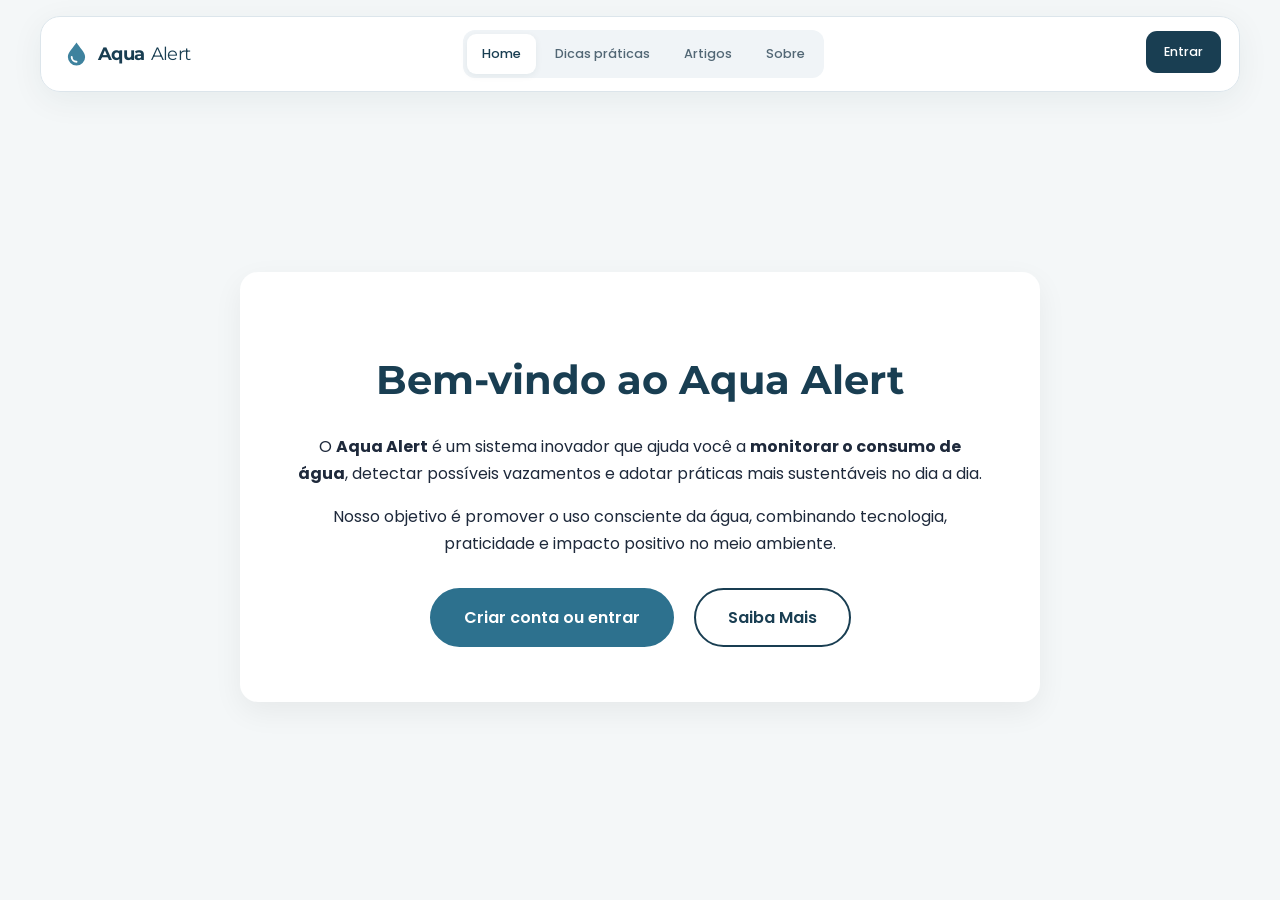
<file: docs/index.html>
<!doctype html>
<html lang="pt-BR"><head><meta charset="utf-8"><script src="theme-init.js"></script><meta name="viewport" content="width=device-width,initial-scale=1"><title>Aqua Alert</title><link rel="preconnect" href="https://fonts.googleapis.com"><link rel="preconnect" href="https://fonts.gstatic.com" crossorigin><link href="https://fonts.googleapis.com/css2?family=Montserrat:wght@400;500;600;700&family=Poppins:wght@300;400;500;600&display=swap" rel="stylesheet"><link rel="stylesheet" href="site.css"><link rel="stylesheet" href="account.css?v=1"><link rel="stylesheet" href="themes.css?v=1"><script src="account.js?v=1" defer></script><script src="app.js" defer></script></head>
<body><nav class="navbar" aria-label="Navegação principal"><div class="nav-container"><div class="logo"><a href="index.html" aria-label="Aqua Alert — início"><svg viewBox="0 0 24 28" aria-hidden="true"><path d="M12 2C9 7 3 12 3 17a9 9 0 0 0 18 0C21 12 15 7 12 2Z" fill="currentColor"/><path d="M7 17a5 5 0 0 0 5 5" fill="none" stroke="white" stroke-width="2" stroke-linecap="round"/></svg>Aqua<span>Alert</span></a></div><div class="nav-links"><a href="index.html" aria-current="page">Home</a><a href="dicas.html">Dicas práticas</a><a href="artigos.html">Artigos</a><a href="sobre.html">Sobre</a></div><div class="nav-cta"><a href="auth.html">Entrar <svg class="arrow-icon" viewBox="0 0 24 24" width="18" height="18" aria-hidden="true"><path d="M6 18 18 6M6 6h12v12" fill="none" stroke="currentColor" stroke-width="1.6" stroke-linecap="round" stroke-linejoin="round"/></svg></a></div></div></nav><main class="page welcome-container"><div class="welcome-box"><h1>Bem-vindo ao Aqua Alert</h1><p>O <strong>Aqua Alert</strong> é um sistema inovador que ajuda você a <strong>monitorar o consumo de água</strong>, detectar possíveis vazamentos e adotar práticas mais sustentáveis no dia a dia.</p><p>Nosso objetivo é promover o uso consciente da água, combinando tecnologia, praticidade e impacto positivo no meio ambiente.</p><div class="cta-buttons"><a class="button primary" href="auth.html">Criar conta ou entrar</a><a class="button" href="sobre.html">Saiba Mais</a></div></div></main></body></html>
</file>
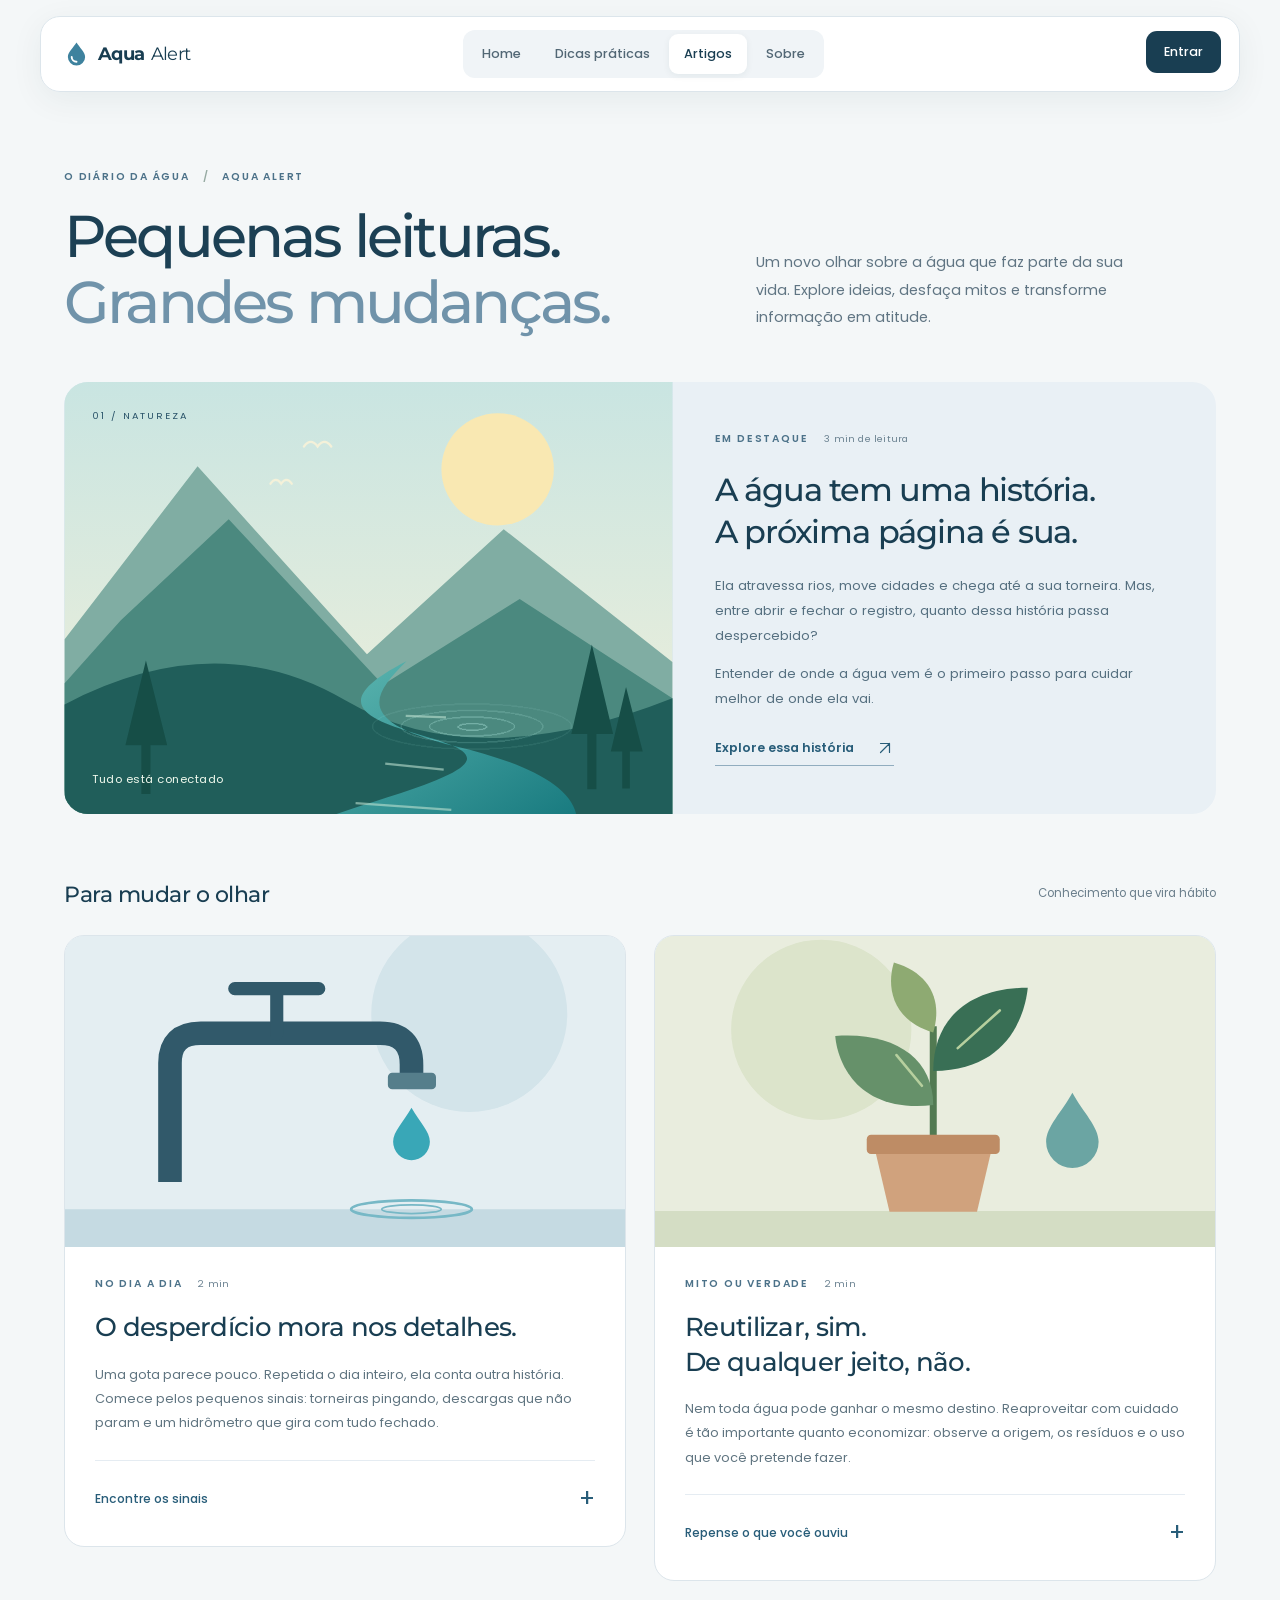
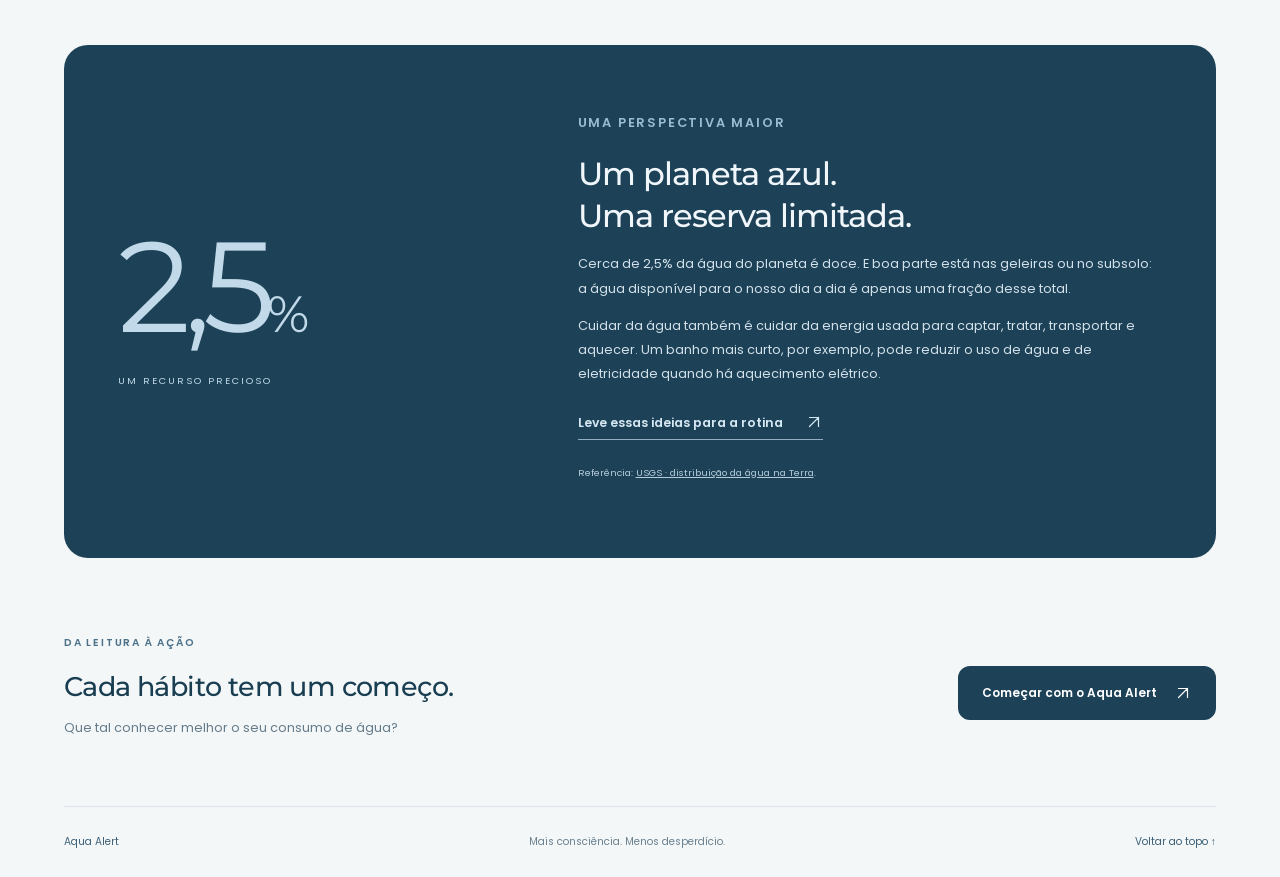
<file: docs/artigos.html>
<!doctype html><html lang="pt-BR"><head><meta charset="utf-8"><script src="theme-init.js"></script><meta name="viewport" content="width=device-width,initial-scale=1"><title>Artigos | Aqua Alert</title><link rel="preconnect" href="https://fonts.googleapis.com"><link rel="preconnect" href="https://fonts.gstatic.com" crossorigin><link href="https://fonts.googleapis.com/css2?family=Montserrat:wght@400;500;600;700&family=Poppins:wght@300;400;500;600&display=swap" rel="stylesheet"><link rel="stylesheet" href="site.css"><link rel="stylesheet" href="artigos.css"><script src="artigos.js" defer></script><link rel="stylesheet" href="account.css?v=1"><link rel="stylesheet" href="themes.css?v=1"><script src="account.js?v=1" defer></script></head><body id="top"><nav class="navbar" aria-label="Navegação principal"><div class="nav-container"><div class="logo"><a href="index.html" aria-label="Aqua Alert — início"><svg viewBox="0 0 24 28" aria-hidden="true"><path d="M12 2C9 7 3 12 3 17a9 9 0 0 0 18 0C21 12 15 7 12 2Z" fill="currentColor"/><path d="M7 17a5 5 0 0 0 5 5" fill="none" stroke="white" stroke-width="2" stroke-linecap="round"/></svg>Aqua<span>Alert</span></a></div><div class="nav-links"><a href="index.html">Home</a><a href="dicas.html">Dicas práticas</a><a href="artigos.html" aria-current="page">Artigos</a><a href="sobre.html">Sobre</a></div><div class="nav-cta"><a href="auth.html">Entrar <svg class="arrow-icon" viewBox="0 0 24 24" width="18" height="18" aria-hidden="true"><path d="M6 18 18 6M6 6h12v12" fill="none" stroke="currentColor" stroke-width="1.6" stroke-linecap="round" stroke-linejoin="round"/></svg></a></div></div></nav><main class="page journal">
<header class="journal-heading"><div><p class="eyebrow">O diário da água <span aria-hidden="true">/</span> Aqua Alert</p><h1>Pequenas leituras.<br><span>Grandes mudanças.</span></h1></div><p>Um novo olhar sobre a água que faz parte da sua vida. Explore ideias, desfaça mitos e transforme informação em atitude.</p></header>
<section aria-labelledby="featured-title" class="featured-story">
<div class="story-visual hero-visual" tabindex="0" aria-label="Ilustração animada do ciclo da água. Passe o mouse ou use o foco do teclado para movimentar a paisagem."><img src="assets/editorial/ciclo.svg" width="800" height="650" alt="Paisagem ilustrada com rio, montanhas e sol refletido na água"><img class="ripple-motion" data-motion="assets/editorial/ondas.gif" src="assets/editorial/ondas-paradas.png" width="400" height="180" alt=""><span class="visual-note">Tudo está conectado</span><span class="visual-index" aria-hidden="true">01 / NATUREZA</span></div>
<div class="featured-copy"><p class="eyebrow">Em destaque <span class="reading-time">3 min de leitura</span></p><h2 id="featured-title">A água tem uma história.<br>A próxima página é sua.</h2><p>Ela atravessa rios, move cidades e chega até a sua torneira. Mas, entre abrir e fechar o registro, quanto dessa história passa despercebido?</p><p>Entender de onde a água vem é o primeiro passo para cuidar melhor de onde ela vai.</p><a class="text-link" href="#valor-da-agua">Explore essa história <svg class="arrow-icon" viewBox="0 0 24 24" width="18" height="18" aria-hidden="true"><path d="M6 18 18 6M6 6h12v12" fill="none" stroke="currentColor" stroke-width="1.6" stroke-linecap="round" stroke-linejoin="round"/></svg></a></div></section>
<div class="journal-toolbar"><h2>Para mudar o olhar</h2><span>Conhecimento que vira hábito</span></div>
<section class="stories-grid" aria-label="Artigos sobre consumo consciente">
<article class="story-card" id="desperdicio"><div class="story-visual"><img loading="lazy" src="assets/editorial/torneira.svg" width="640" height="400" alt="Torneira ilustrada e uma gota sobre a superfície da água"></div><div class="story-body"><p class="eyebrow">No dia a dia <span class="reading-time">2 min</span></p><h2>O desperdício mora nos detalhes.</h2><p>Uma gota parece pouco. Repetida o dia inteiro, ela conta outra história. Comece pelos pequenos sinais: torneiras pingando, descargas que não param e um hidrômetro que gira com tudo fechado.</p><details><summary>Encontre os sinais <span aria-hidden="true">+</span></summary><div class="article-expanded"><p><strong>Faça uma pausa e observe.</strong> Feche torneiras e desligue os aparelhos que usam água. Se o hidrômetro continuar marcando consumo, investigue um possível vazamento.</p><p>No quintal, troque a mangueira pela vassoura na limpeza a seco. Na lavagem do carro, prefira balde e pano. O hábito muda antes mesmo de a conta chegar.</p><p class="takeaway">Seu próximo passo: escolha uma torneira para verificar hoje.</p></div></details></div></article>
<article class="story-card" id="mitos"><div class="story-visual"><img loading="lazy" src="assets/editorial/planta.svg" width="640" height="400" alt="Folhas verdes crescendo em um vaso ao lado de uma gota de água"></div><div class="story-body"><p class="eyebrow">Mito ou verdade <span class="reading-time">2 min</span></p><h2>Reutilizar, sim.<br>De qualquer jeito, não.</h2><p>Nem toda água pode ganhar o mesmo destino. Reaproveitar com cuidado é tão importante quanto economizar: observe a origem, os resíduos e o uso que você pretende fazer.</p><details><summary>Repense o que você ouviu <span aria-hidden="true">+</span></summary><div class="article-expanded"><h3>“Se ferver, serve para tudo.”</h3><p>Ferver não remove todos os contaminantes químicos. Não transforme água de origem incerta em água para beber ou cozinhar.</p><h3>“Qualquer água serve para as plantas.”</h3><p>Água com sal, gordura ou produtos de limpeza pode prejudicar o solo e as plantas. A água limpa usada para lavar vegetais pode ser uma alternativa para regar.</p><h3>“Minha atitude não faz diferença.”</h3><p>Faz parte de uma mudança coletiva. Evitar desperdício em casa complementa o trabalho de empresas e do poder público.</p></div></details></div></article>
</section>
<article id="valor-da-agua" class="water-story"><div class="water-number" aria-hidden="true">2,5<span>%</span><span class="number-caption">um recurso precioso</span></div><div><p class="eyebrow">Uma perspectiva maior</p><h2>Um planeta azul.<br>Uma reserva limitada.</h2><p>Cerca de 2,5% da água do planeta é doce. E boa parte está nas geleiras ou no subsolo: a água disponível para o nosso dia a dia é apenas uma fração desse total.</p><p>Cuidar da água também é cuidar da energia usada para captar, tratar, transportar e aquecer. Um banho mais curto, por exemplo, pode reduzir o uso de água e de eletricidade quando há aquecimento elétrico.</p><a class="text-link" href="dicas.html">Leve essas ideias para a rotina <svg class="arrow-icon" viewBox="0 0 24 24" width="18" height="18" aria-hidden="true"><path d="M6 18 18 6M6 6h12v12" fill="none" stroke="currentColor" stroke-width="1.6" stroke-linecap="round" stroke-linejoin="round"/></svg></a><p class="source-note">Referência: <a href="https://www.usgs.gov/special-topics/water-science-school/science/where-earths-water" target="_blank" rel="noopener noreferrer">USGS · distribuição da água na Terra</a>.</p></div></article>
<aside class="journal-end"><div><p class="eyebrow">Da leitura à ação</p><h2>Cada hábito tem um começo.</h2><p>Que tal conhecer melhor o seu consumo de água?</p></div><a class="button primary" href="auth.html">Começar com o Aqua Alert <svg class="arrow-icon" viewBox="0 0 24 24" width="18" height="18" aria-hidden="true"><path d="M6 18 18 6M6 6h12v12" fill="none" stroke="currentColor" stroke-width="1.6" stroke-linecap="round" stroke-linejoin="round"/></svg></a></aside>
</main><footer class="journal-footer"><a href="index.html">Aqua Alert</a><span>Mais consciência. Menos desperdício.</span><a href="#top">Voltar ao topo ↑</a></footer></body></html>
</file>
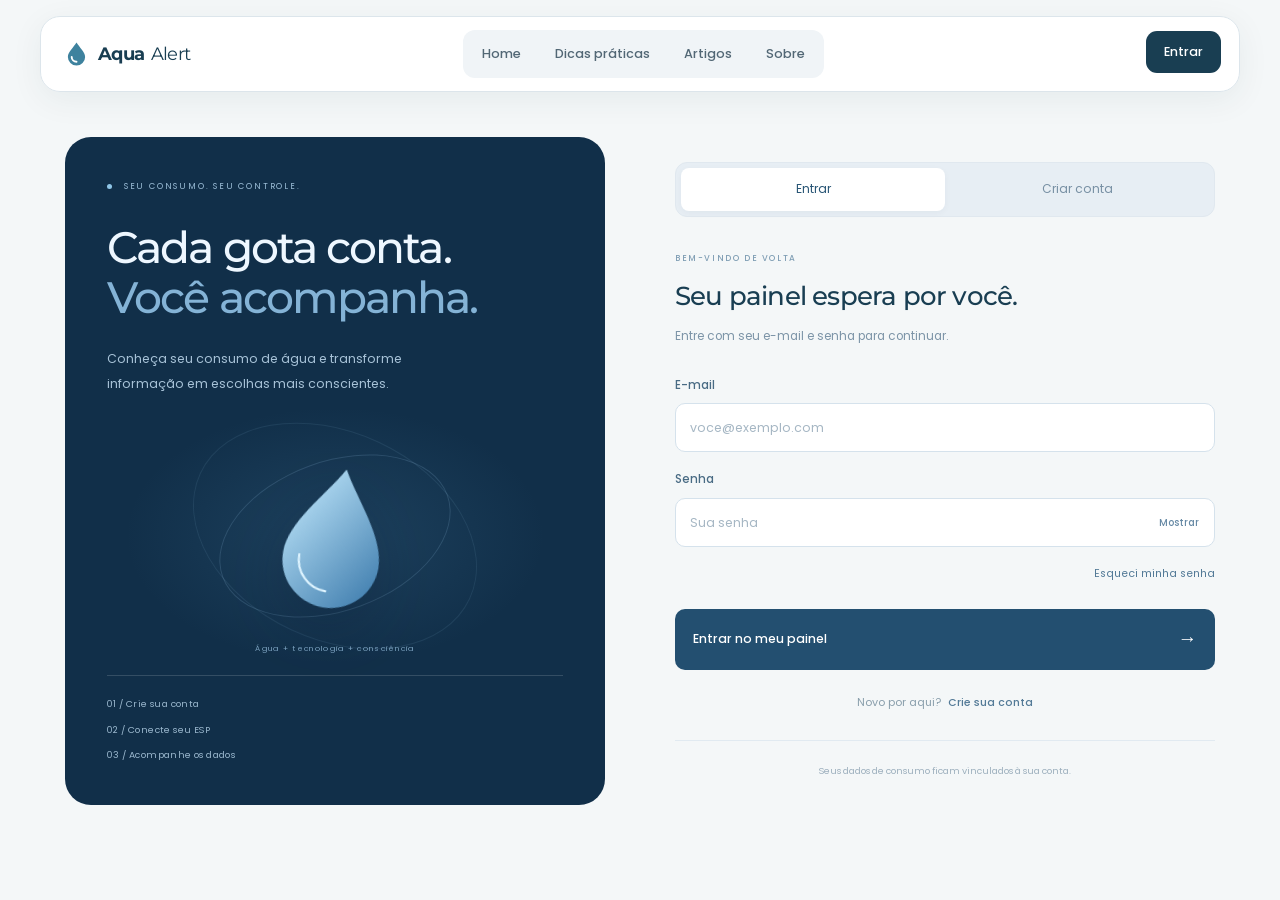
<file: docs/auth.html>
<!doctype html>
<html lang="pt-BR"><head><meta charset="utf-8"><script src="theme-init.js"></script><meta name="viewport" content="width=device-width,initial-scale=1"><title>Entrar | Aqua Alert</title><link rel="preconnect" href="https://fonts.googleapis.com"><link rel="preconnect" href="https://fonts.gstatic.com" crossorigin><link href="https://fonts.googleapis.com/css2?family=Montserrat:wght@400;500;600;700&family=Poppins:wght@300;400;500;600&display=swap" rel="stylesheet"><link rel="stylesheet" href="site.css"><link rel="stylesheet" href="auth.css?v=3"><link rel="stylesheet" href="account.css?v=1"><link rel="stylesheet" href="themes.css?v=3"><script src="account.js?v=1" defer></script><script src="app.js?v=5" defer></script><script src="auth.js?v=5" defer></script></head>
<body><nav class="navbar" aria-label="Navegação principal"><div class="nav-container"><div class="logo"><a href="index.html" aria-label="Aqua Alert — início"><svg viewBox="0 0 24 28" aria-hidden="true"><path d="M12 2C9 7 3 12 3 17a9 9 0 0 0 18 0C21 12 15 7 12 2Z" fill="currentColor"/><path d="M7 17a5 5 0 0 0 5 5" fill="none" stroke="white" stroke-width="2" stroke-linecap="round"/></svg>Aqua<span>Alert</span></a></div><div class="nav-links"><a href="index.html">Home</a><a href="dicas.html">Dicas práticas</a><a href="artigos.html">Artigos</a><a href="sobre.html">Sobre</a></div><div class="nav-cta"><a href="auth.html" aria-current="page">Entrar <svg class="arrow-icon" viewBox="0 0 24 24" width="18" height="18" aria-hidden="true"><path d="M6 18 18 6M6 6h12v12" fill="none" stroke="currentColor" stroke-width="1.6" stroke-linecap="round" stroke-linejoin="round"/></svg></a></div></div></nav><main class="auth-shell"><section class="auth-intro"><p class="auth-eyebrow"><span></span> SEU CONSUMO. SEU CONTROLE.</p><h1>Cada gota conta.<br><span>Você acompanha.</span></h1><p>Conheça seu consumo de água e transforme informação em escolhas mais conscientes.</p><div class="auth-illustration" aria-hidden="true"><div class="auth-orbit"></div><svg viewBox="0 0 180 210"><defs><linearGradient id="authDrop" x2="1" y2="1"><stop stop-color="#c6ecff"/><stop offset="1" stop-color="#3978aa"/></linearGradient></defs><path d="M90 10C68 49 22 96 22 139a68 68 0 0 0 136 0c0-43-46-90-68-129Z" fill="url(#authDrop)"/><path d="M45 139a45 45 0 0 0 45 45" fill="none" stroke="#def4ff" stroke-width="3" stroke-linecap="round"/></svg><span class="floating-note">Água + tecnologia + consciência</span></div><div class="auth-benefits"><span>01 / Crie sua conta</span><span>02 / Conecte seu ESP</span><span>03 / Acompanhe os dados</span></div></section>
<section class="auth-card"><div id="authMain"><div class="auth-tabs" role="tablist" aria-label="Acessar sua conta"><button type="button" role="tab" id="loginTab" aria-controls="loginPanel" aria-selected="true">Entrar</button><button type="button" role="tab" id="registerTab" aria-controls="registerPanel" aria-selected="false" tabindex="-1">Criar conta</button></div><section id="loginPanel" role="tabpanel" aria-labelledby="loginTab"><div class="auth-form-heading"><p class="auth-step">BEM-VINDO DE VOLTA</p><h2>Seu painel espera por você.</h2><p>Entre com seu e-mail e senha para continuar.</p></div><form id="loginForm"><label>E-mail<input id="loginEmail" type="email" autocomplete="email" placeholder="voce@exemplo.com" required></label><label>Senha<span class="password-field"><input id="loginPassword" type="password" autocomplete="current-password" placeholder="Sua senha" required maxlength="128"><button type="button" class="password-toggle" data-password="loginPassword" aria-label="Mostrar senha" aria-pressed="false">Mostrar</button></span></label><button class="text-button forgot-link" id="forgotPasswordButton" type="button">Esqueci minha senha</button><button class="auth-submit" type="submit">Entrar no meu painel <span aria-hidden="true">→</span></button></form><p class="auth-switch">Novo por aqui? <button type="button" data-auth-mode="register">Crie sua conta</button></p></section>
<section id="registerPanel" role="tabpanel" aria-labelledby="registerTab" hidden><div class="auth-form-heading"><p class="auth-step">SEU PRIMEIRO PASSO</p><h2>Um novo olhar começa aqui.</h2><p>Crie sua conta. Depois, conecte seu ESP com a chave exclusiva do dispositivo.</p></div><form id="registerForm"><label>Como podemos chamar você?<input id="registerName" type="text" autocomplete="name" placeholder="Seu nome" required maxlength="80"></label><label>E-mail<input id="registerEmail" type="email" autocomplete="email" placeholder="voce@exemplo.com" required></label><label>Crie uma senha<span class="password-field"><input id="registerPassword" type="password" autocomplete="new-password" placeholder="Pelo menos 8 caracteres" required minlength="8" maxlength="128"><button type="button" class="password-toggle" data-password="registerPassword" aria-label="Mostrar senha" aria-pressed="false">Mostrar</button></span></label><p class="field-hint">Use de 8 a 128 caracteres e escolha uma senha exclusiva.</p><label>Confirme sua senha<input id="registerConfirmation" type="password" autocomplete="new-password" placeholder="Digite a senha novamente" required minlength="8" maxlength="128"></label><button class="auth-submit" type="submit">Criar minha conta <span aria-hidden="true">→</span></button></form><p class="auth-switch">Já tem uma conta? <button type="button" data-auth-mode="login">Entre por aqui</button></p></section></div>
<section id="passwordRecovery" class="password-recovery" hidden><button class="text-button back-link" id="backToLogin" type="button">← Voltar para entrar</button><div class="auth-form-heading"><p class="auth-step" id="recoveryStep">RECUPERAR ACESSO · 1 DE 2</p><h2>Vamos recuperar sua conta.</h2><p id="recoveryDescription">Informe o e-mail da sua conta. Enviaremos um código válido por 15 minutos.</p></div><form id="forgotForm"><label>E-mail<input id="forgotEmail" type="email" autocomplete="email" placeholder="voce@exemplo.com" required></label><button class="auth-submit" type="submit">Enviar código</button></form><form id="resetForm" hidden><label>E-mail<input id="resetEmail" type="email" readonly required></label><label>Código de verificação<input id="resetCode" inputmode="numeric" autocomplete="one-time-code" pattern="[0-9]{6}" maxlength="6" placeholder="000000" required></label><label>Nova senha<input id="resetPassword" type="password" autocomplete="new-password" minlength="8" maxlength="128" placeholder="Pelo menos 8 caracteres" required></label><button class="auth-submit" type="submit">Salvar nova senha</button><button type="button" class="text-button" id="resendCode">Solicitar outro código</button></form></section><p id="status" class="status" role="status" aria-live="polite"></p>
<section class="device-card auth-success" id="deviceCredentials" hidden><p class="auth-step">TUDO PRONTO PARA COMEÇAR</p><h2>Sua conta está pronta.</h2><p>Use o identificador e a chave de cinco números para configurar seu ESP. Você pode consultá-los novamente no dashboard, confirmando sua senha.</p><div class="credential"><span>Identificador do ESP</span><code id="espId"></code><button data-copy="#espId" type="button">Copiar</button></div><div class="credential"><span>Chave de 5 números</span><code id="espKey"></code><button data-copy="#espKey" type="button">Copiar</button></div><a class="auth-submit continue" href="dashboard.html">Ir para meu dashboard <span aria-hidden="true">→</span></a></section><p class="auth-help">Seus dados de consumo ficam vinculados à sua conta.</p></section></main></body></html>
</file>
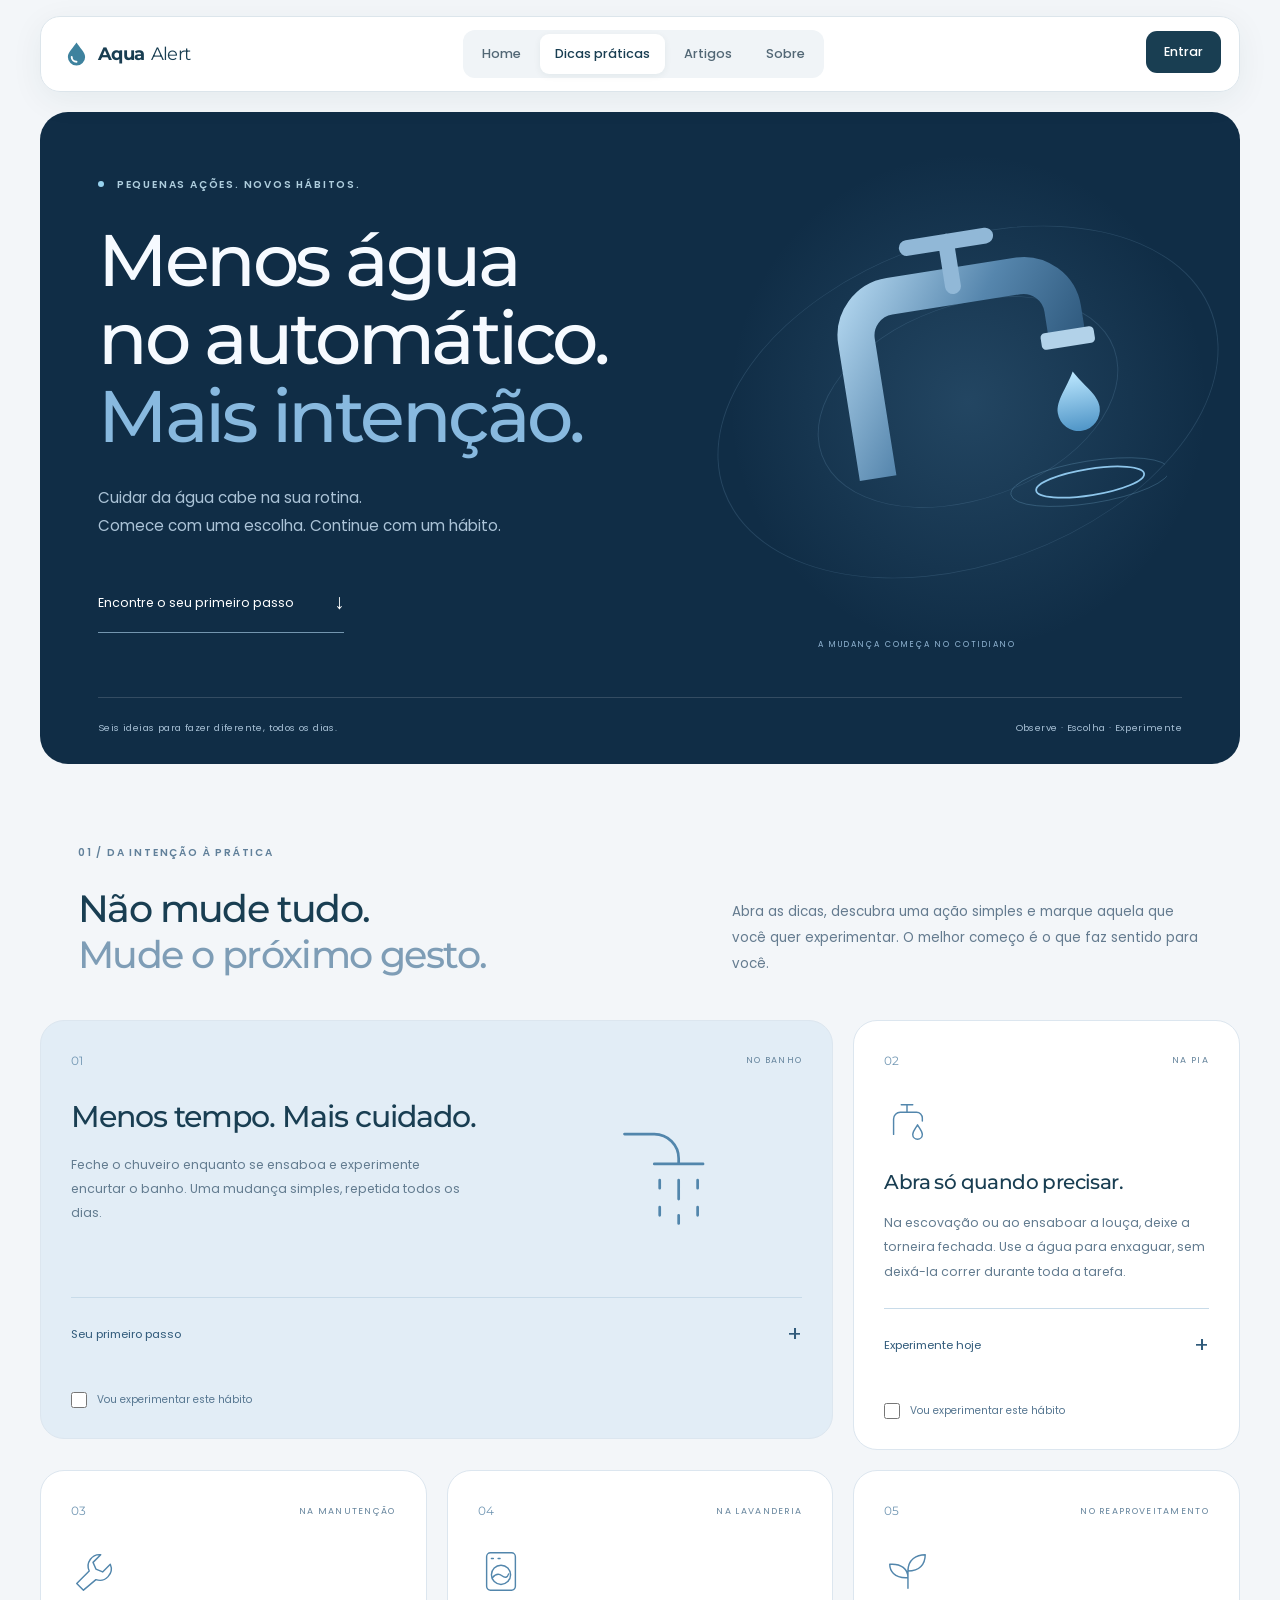
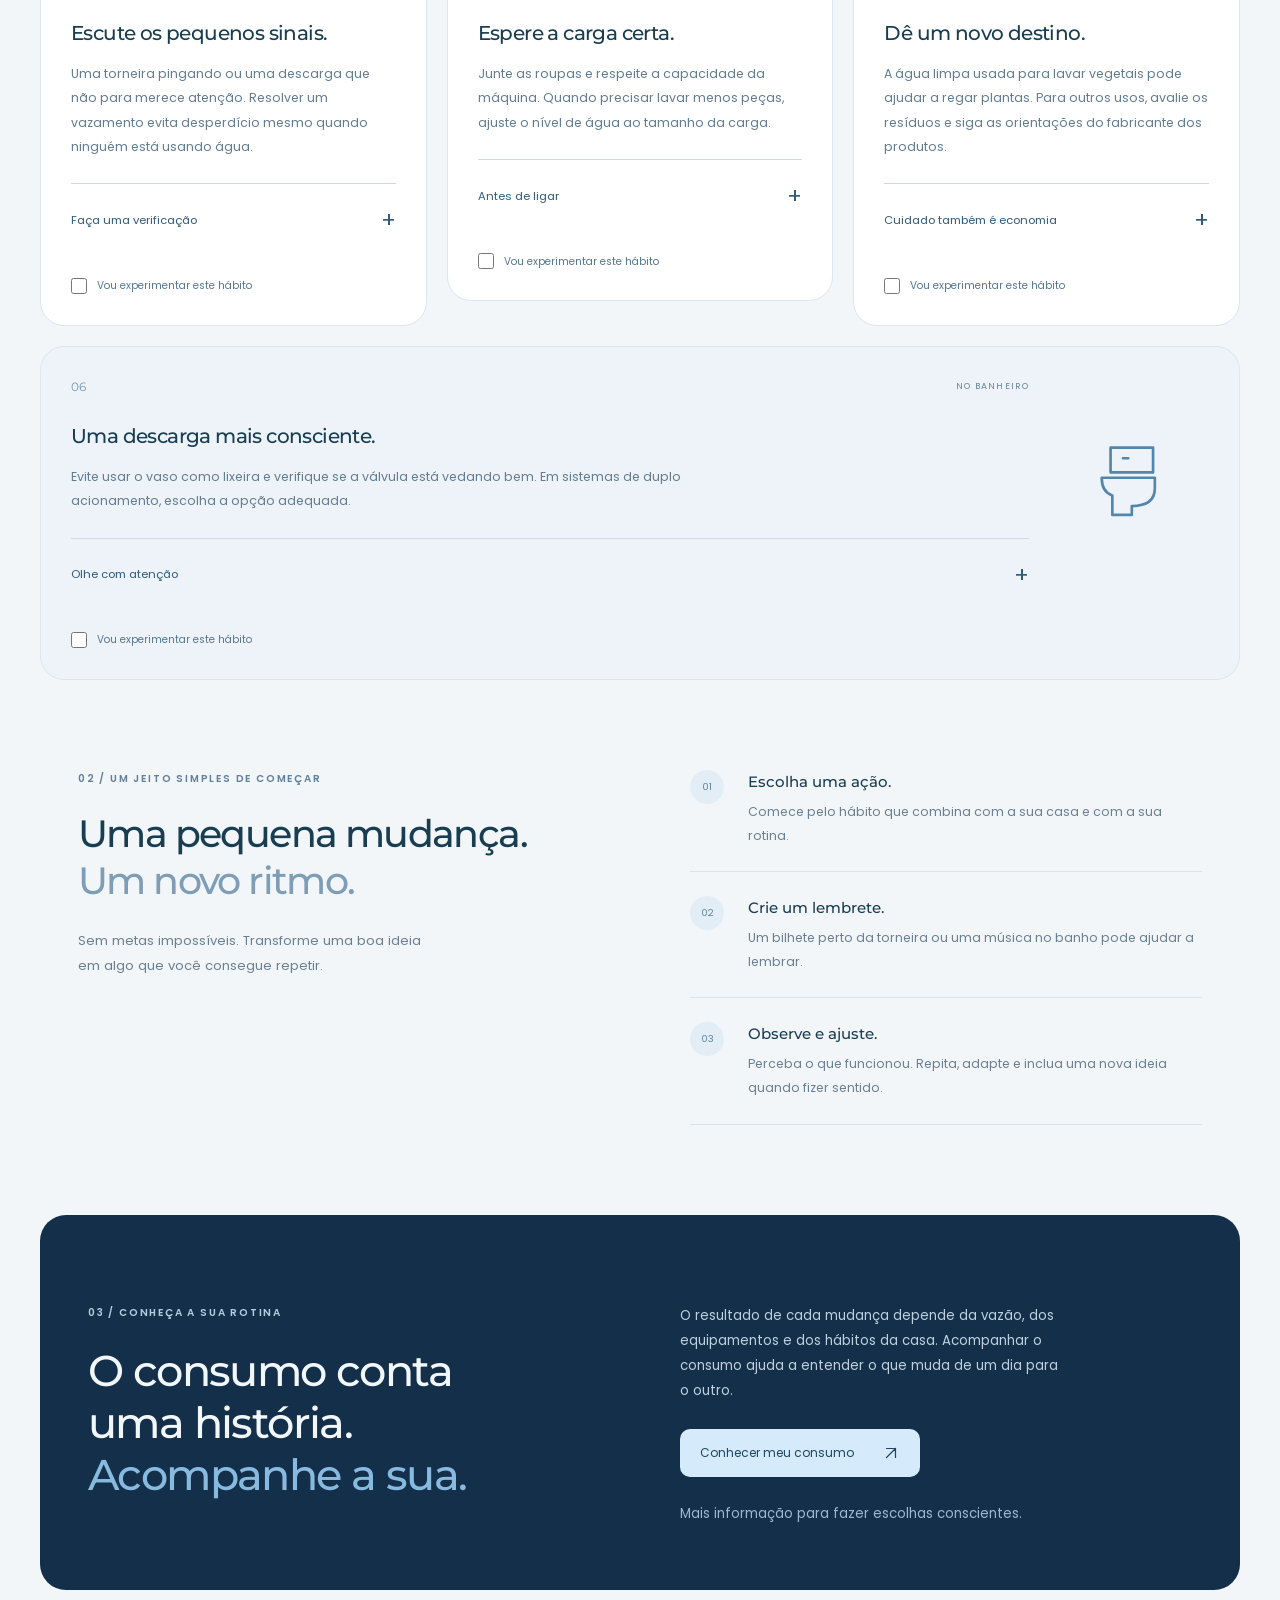
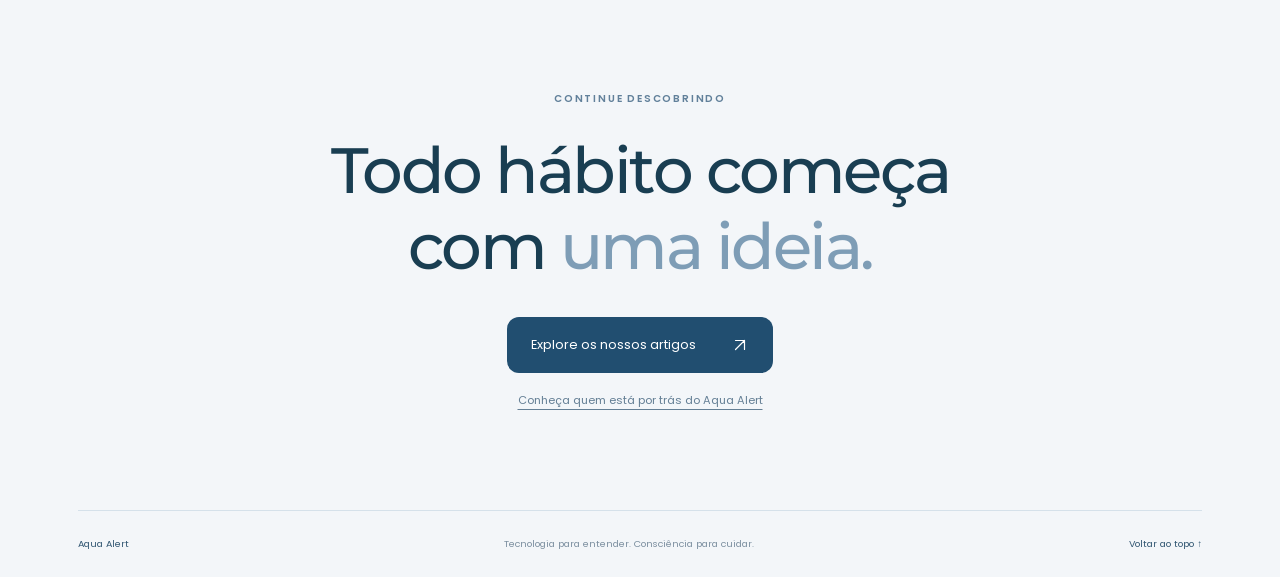
<file: docs/dicas.html>
<!doctype html><html lang="pt-BR"><head><meta charset="utf-8"><script src="theme-init.js"></script><meta name="viewport" content="width=device-width,initial-scale=1"><title>Dicas | Aqua Alert</title><link rel="preconnect" href="https://fonts.googleapis.com"><link rel="preconnect" href="https://fonts.gstatic.com" crossorigin><link href="https://fonts.googleapis.com/css2?family=Montserrat:wght@400;500;600;700&family=Poppins:wght@300;400;500;600&display=swap" rel="stylesheet"><link rel="stylesheet" href="site.css"><link rel="stylesheet" href="sobre.css?v=2"><link rel="stylesheet" href="dicas.css?v=2"><link rel="stylesheet" href="account.css?v=1"><link rel="stylesheet" href="themes.css?v=1"><script src="account.js?v=1" defer></script></head><body id="top" class="about-page tips-page"><nav class="navbar" aria-label="Navegação principal"><div class="nav-container"><div class="logo"><a href="index.html" aria-label="Aqua Alert — início"><svg viewBox="0 0 24 28" aria-hidden="true"><path d="M12 2C9 7 3 12 3 17a9 9 0 0 0 18 0C21 12 15 7 12 2Z" fill="currentColor"/><path d="M7 17a5 5 0 0 0 5 5" fill="none" stroke="white" stroke-width="2" stroke-linecap="round"/></svg>Aqua<span>Alert</span></a></div><div class="nav-links"><a href="index.html">Home</a><a href="dicas.html" aria-current="page">Dicas práticas</a><a href="artigos.html">Artigos</a><a href="sobre.html">Sobre</a></div><div class="nav-cta"><a href="auth.html">Entrar <svg class="arrow-icon" viewBox="0 0 24 24" width="18" height="18" aria-hidden="true"><path d="M6 18 18 6M6 6h12v12" fill="none" stroke="currentColor" stroke-width="1.6" stroke-linecap="round" stroke-linejoin="round"/></svg></a></div></div></nav><main class="about-main tips-main"><header class="about-hero tips-hero"><div class="tips-art" aria-hidden="true"><div class="water-ring ring-a"></div><div class="water-ring ring-b"></div><svg class="tap-art" viewBox="0 0 420 480"><defs><linearGradient id="metal" x2="1" y2=".6"><stop stop-color="#aacfe9"/><stop offset=".5" stop-color="#5686ad"/><stop offset="1" stop-color="#2c567a"/></linearGradient><linearGradient id="water" x2="0" y2="1"><stop stop-color="#bde8ff"/><stop offset="1" stop-color="#4f95c7"/></linearGradient></defs><path d="M96 344V187a45 45 0 0 1 45-45h147a45 45 0 0 1 45 45v35" fill="none" stroke="url(#metal)" stroke-width="42"/><path d="M214 142V91m-45 0h90" fill="none" stroke="#91b8d7" stroke-width="18" stroke-linecap="round"/><rect x="303" y="211" width="61" height="19" rx="5" fill="#b2d2e9"/><path class="falling-drop" d="M333 259c-10 18-24 30-24 44a24 24 0 0 0 48 0c0-14-14-26-24-44Z" fill="url(#water)"/><ellipse class="tap-ripple" cx="333" cy="386" rx="62" ry="15" fill="none" stroke="#8ec6eb" stroke-width="2"/><ellipse cx="333" cy="386" rx="91" ry="24" fill="none" stroke="#8ec6eb" stroke-opacity=".25"/></svg><span class="art-caption">A MUDANÇA COMEÇA NO COTIDIANO</span></div><div class="hero-content"><p class="section-label light-label"><span class="status-dot"></span> Pequenas ações. Novos hábitos.</p><h1>Menos água<br>no automático.<br><em>Mais intenção.</em></h1><p class="hero-description">Cuidar da água cabe na sua rotina.<br>Comece com uma escolha. Continue com um hábito.</p><a class="hero-link" href="#habitos">Encontre o seu primeiro passo <span aria-hidden="true">↓</span></a></div><div class="hero-bottom"><span>Seis ideias para fazer diferente, todos os dias.</span><span>Observe · Escolha · Experimente</span></div></header>
<section class="tips-intro" id="habitos"><div><p class="section-label">01 / Da intenção à prática</p><h2>Não mude tudo.<br><span>Mude o próximo gesto.</span></h2></div><p>Abra as dicas, descubra uma ação simples e marque aquela que você quer experimentar. O melhor começo é o que faz sentido para você.</p></section><section class="practice-grid" aria-label="Seis hábitos para economizar água"><article class="practice-card" id="dica-1"><div class="habit-top"><span class="habit-number">01</span><span class="habit-category">No banho</span></div><svg class="habit-symbol" viewBox="0 0 48 48" aria-hidden="true"><path d="M12 10h11a9 9 0 0 1 9 9v2M23 21h18M25 27v3m7-3v7m7-7v3M25 37v3m7 0v3m7-6v3"/></svg><h3>Menos tempo. Mais cuidado.</h3><p>Feche o chuveiro enquanto se ensaboa e experimente encurtar o banho. Uma mudança simples, repetida todos os dias.</p><details><summary>Seu primeiro passo<span aria-hidden="true">+</span></summary><p>Escolha uma música curta como referência e tente terminar o banho antes de ela acabar.</p></details><label class="habit-choice"><input type="checkbox"><span>Vou experimentar este hábito</span><svg viewBox="0 0 20 20" aria-hidden="true"><path d="m4 10 4 4 8-8"/></svg></label></article><article class="practice-card" id="dica-2"><div class="habit-top"><span class="habit-number">02</span><span class="habit-category">Na pia</span></div><svg class="habit-symbol" viewBox="0 0 48 48" aria-hidden="true"><path d="M10 39V23a7 7 0 0 1 7-7h17a6 6 0 0 1 6 6v3M24 16V8m-6 0h12M35 29c-3 5-5 7-5 10a5 5 0 0 0 10 0c0-3-2-5-5-10Z"/></svg><h3>Abra só quando precisar.</h3><p>Na escovação ou ao ensaboar a louça, deixe a torneira fechada. Use a água para enxaguar, sem deixá-la correr durante toda a tarefa.</p><details><summary>Experimente hoje<span aria-hidden="true">+</span></summary><p>Separe um copo para enxaguar a boca e observe quanto tempo a torneira fica fechada.</p></details><label class="habit-choice"><input type="checkbox"><span>Vou experimentar este hábito</span><svg viewBox="0 0 20 20" aria-hidden="true"><path d="m4 10 4 4 8-8"/></svg></label></article><article class="practice-card" id="dica-3"><div class="habit-top"><span class="habit-number">03</span><span class="habit-category">Na manutenção</span></div><svg class="habit-symbol" viewBox="0 0 48 48" aria-hidden="true"><path d="m31 7-8 8 3 7 7 3 8-8a12 12 0 0 1-15 16L13 44l-7-7 13-13A12 12 0 0 1 31 7Z"/></svg><h3>Escute os pequenos sinais.</h3><p>Uma torneira pingando ou uma descarga que não para merece atenção. Resolver um vazamento evita desperdício mesmo quando ninguém está usando água.</p><details><summary>Faça uma verificação<span aria-hidden="true">+</span></summary><p>Com os pontos de uso fechados e aparelhos desligados, observe o hidrômetro. Movimento contínuo pode indicar vazamento.</p></details><label class="habit-choice"><input type="checkbox"><span>Vou experimentar este hábito</span><svg viewBox="0 0 20 20" aria-hidden="true"><path d="m4 10 4 4 8-8"/></svg></label></article><article class="practice-card" id="dica-4"><div class="habit-top"><span class="habit-number">04</span><span class="habit-category">Na lavanderia</span></div><svg class="habit-symbol" viewBox="0 0 48 48" aria-hidden="true"><rect x="9" y="5" width="30" height="39" rx="4"/><circle cx="24" cy="28" r="10"/><path d="M14 11h2m5 0h2m-8 20q5-6 10-2t7-2"/></svg><h3>Espere a carga certa.</h3><p>Junte as roupas e respeite a capacidade da máquina. Quando precisar lavar menos peças, ajuste o nível de água ao tamanho da carga.</p><details><summary>Antes de ligar<span aria-hidden="true">+</span></summary><p>Confira a etiqueta das roupas e selecione um ciclo adequado. Evite repetir lavagens sem necessidade.</p></details><label class="habit-choice"><input type="checkbox"><span>Vou experimentar este hábito</span><svg viewBox="0 0 20 20" aria-hidden="true"><path d="m4 10 4 4 8-8"/></svg></label></article><article class="practice-card" id="dica-5"><div class="habit-top"><span class="habit-number">05</span><span class="habit-category">No reaproveitamento</span></div><svg class="habit-symbol" viewBox="0 0 48 48" aria-hidden="true"><path d="M25 42V22M25 31C10 32 6 23 6 17c12-1 19 5 19 14ZM25 24C25 12 34 7 43 7c0 10-6 17-18 17Z"/></svg><h3>Dê um novo destino.</h3><p>A água limpa usada para lavar vegetais pode ajudar a regar plantas. Para outros usos, avalie os resíduos e siga as orientações do fabricante dos produtos.</p><details><summary>Cuidado também é economia<span aria-hidden="true">+</span></summary><p>Não use água com produtos de limpeza, sal ou gordura para regar. Água reaproveitada não deve ser usada para beber ou preparar alimentos.</p></details><label class="habit-choice"><input type="checkbox"><span>Vou experimentar este hábito</span><svg viewBox="0 0 20 20" aria-hidden="true"><path d="m4 10 4 4 8-8"/></svg></label></article><article class="practice-card" id="dica-6"><div class="habit-top"><span class="habit-number">06</span><span class="habit-category">No banheiro</span></div><svg class="habit-symbol" viewBox="0 0 48 48" aria-hidden="true"><path d="M15 6h24v14H15zM10 23h30v6c0 7-5 10-13 10v5H16V33q-6-2-6-10ZM22 12h3"/></svg><h3>Uma descarga mais consciente.</h3><p>Evite usar o vaso como lixeira e verifique se a válvula está vedando bem. Em sistemas de duplo acionamento, escolha a opção adequada.</p><details><summary>Olhe com atenção<span aria-hidden="true">+</span></summary><p>Se houver passagem contínua de água para o vaso, providencie uma avaliação e o reparo da vedação.</p></details><label class="habit-choice"><input type="checkbox"><span>Vou experimentar este hábito</span><svg viewBox="0 0 20 20" aria-hidden="true"><path d="m4 10 4 4 8-8"/></svg></label></article></section>
<section class="habit-method" aria-labelledby="method-title"><div class="method-intro"><p class="section-label">02 / Um jeito simples de começar</p><h2 id="method-title">Uma pequena mudança.<br><span>Um novo ritmo.</span></h2><p>Sem metas impossíveis. Transforme uma boa ideia em algo que você consegue repetir.</p></div><ol class="method-steps"><li><span>01</span><div><h3>Escolha uma ação.</h3><p>Comece pelo hábito que combina com a sua casa e com a sua rotina.</p></div></li><li><span>02</span><div><h3>Crie um lembrete.</h3><p>Um bilhete perto da torneira ou uma música no banho pode ajudar a lembrar.</p></div></li><li><span>03</span><div><h3>Observe e ajuste.</h3><p>Perceba o que funcionou. Repita, adapte e inclua uma nova ideia quando fizer sentido.</p></div></li></ol></section>
<aside class="manifesto tips-manifesto"><div><p class="section-label light-label">03 / Conheça a sua rotina</p><h2>O consumo conta<br>uma história.<br><em>Acompanhe a sua.</em></h2></div><div class="monitor-copy"><p>O resultado de cada mudança depende da vazão, dos equipamentos e dos hábitos da casa. Acompanhar o consumo ajuda a entender o que muda de um dia para o outro.</p><a class="monitor-button" href="auth.html">Conhecer meu consumo <svg class="arrow-icon" viewBox="0 0 24 24" width="18" height="18" aria-hidden="true"><path d="M6 18 18 6M6 6h12v12" fill="none" stroke="currentColor" stroke-width="1.6" stroke-linecap="round" stroke-linejoin="round"/></svg></a><p class="monitor-note">Mais informação para fazer escolhas conscientes.</p></div></aside>
<aside class="about-cta"><p class="section-label">Continue descobrindo</p><h2>Todo hábito começa<br>com <span>uma ideia.</span></h2><div><a class="about-button" href="artigos.html">Explore os nossos artigos <svg class="arrow-icon" viewBox="0 0 24 24" width="18" height="18" aria-hidden="true"><path d="M6 18 18 6M6 6h12v12" fill="none" stroke="currentColor" stroke-width="1.6" stroke-linecap="round" stroke-linejoin="round"/></svg></a><a class="secondary-link" href="sobre.html">Conheça quem está por trás do Aqua Alert</a></div></aside></main><footer class="about-footer"><a href="index.html">Aqua Alert</a><span>Tecnologia para entender. Consciência para cuidar.</span><a href="#top">Voltar ao topo ↑</a></footer></body></html>
</file>
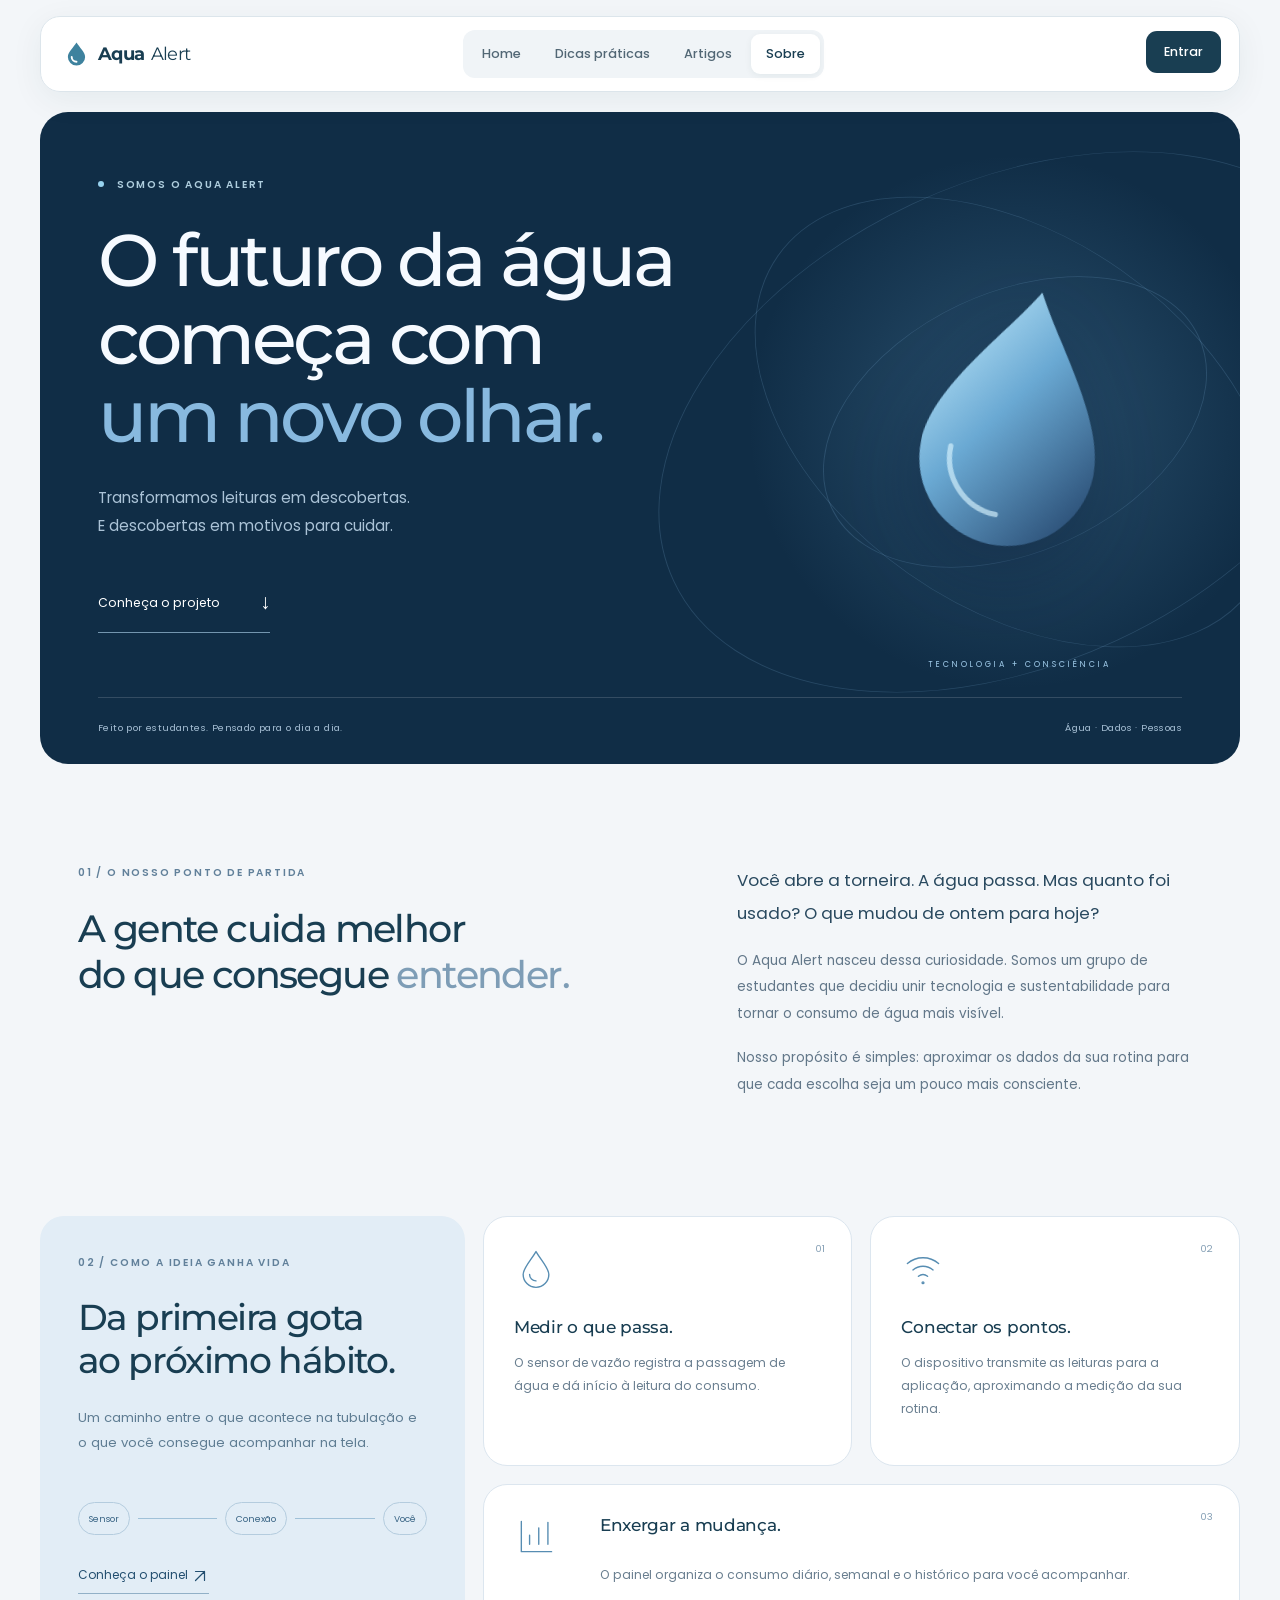
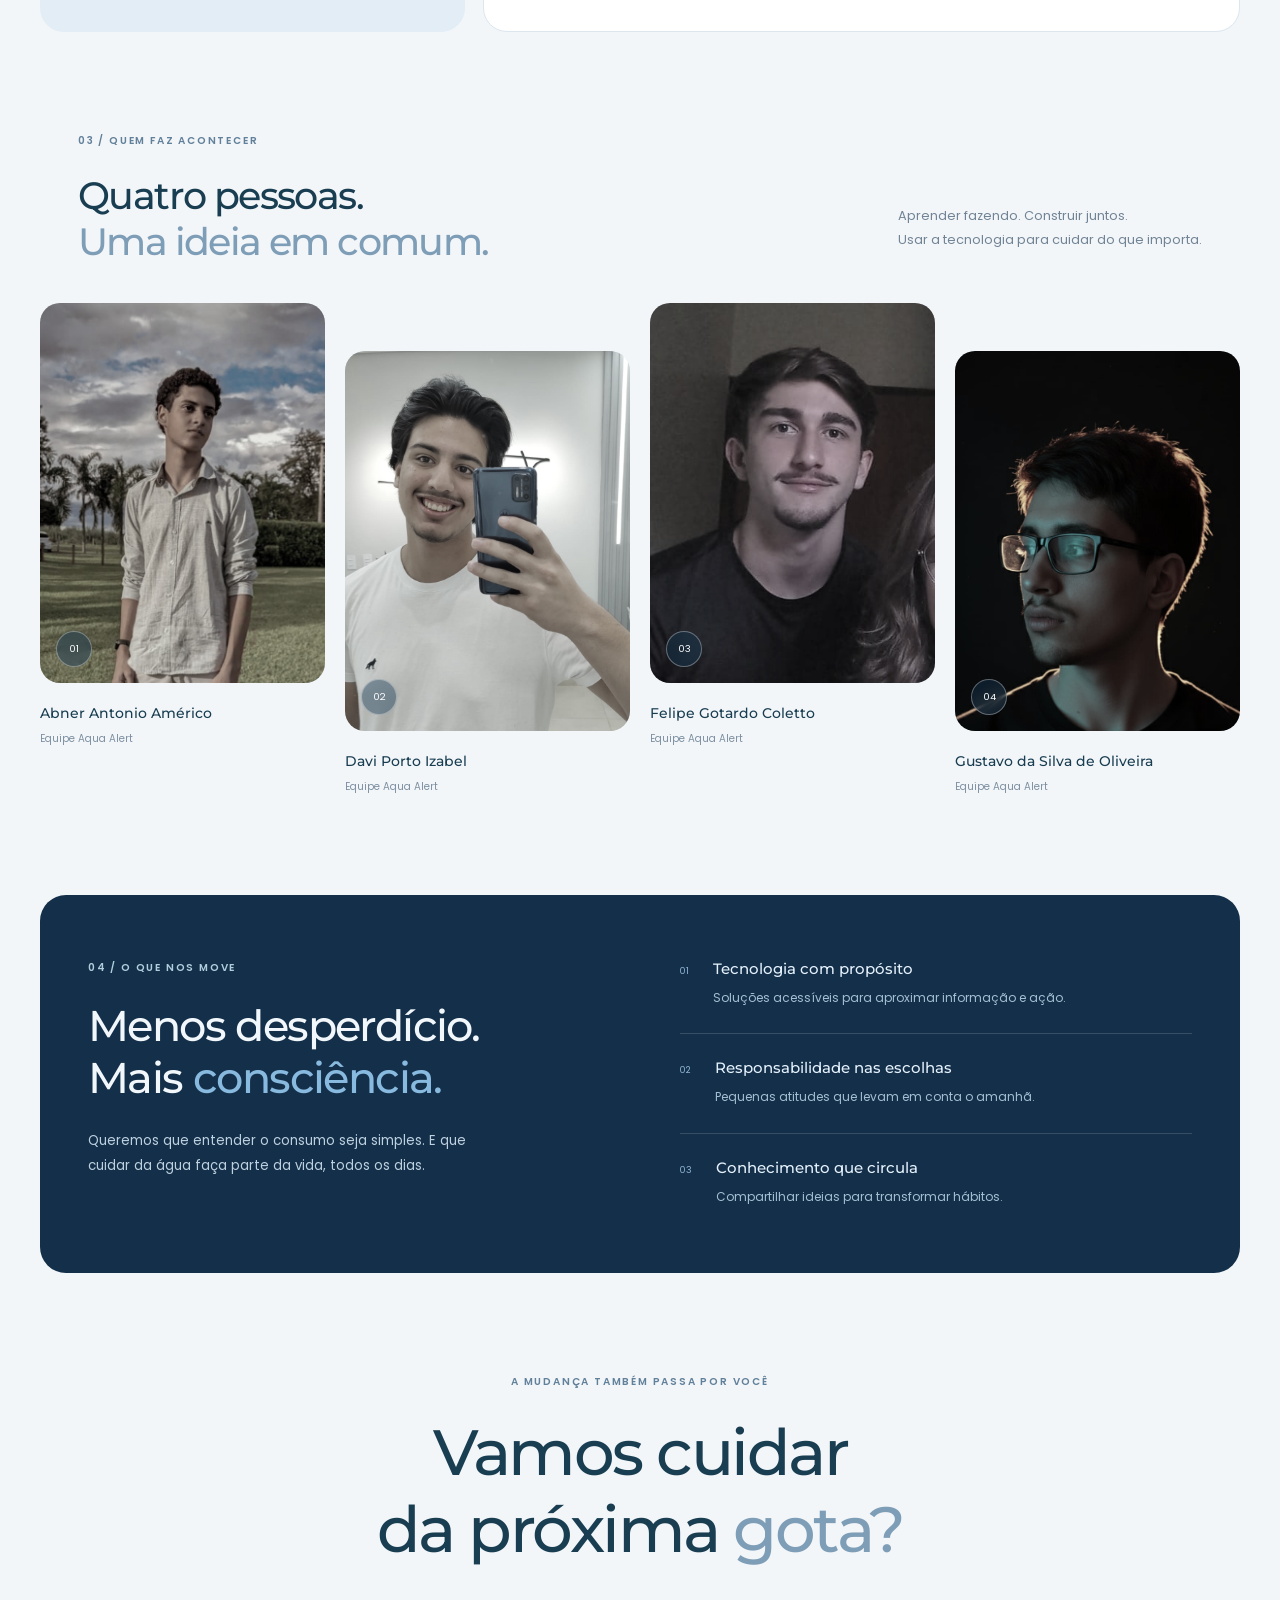
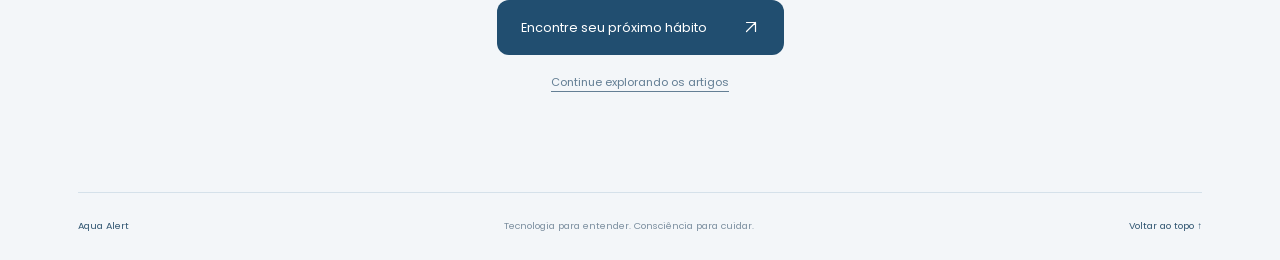
<file: docs/sobre.html>
<!doctype html><html lang="pt-BR"><head><meta charset="utf-8"><script src="theme-init.js"></script><meta name="viewport" content="width=device-width,initial-scale=1"><title>Sobre | Aqua Alert</title><link rel="preconnect" href="https://fonts.googleapis.com"><link rel="preconnect" href="https://fonts.gstatic.com" crossorigin><link href="https://fonts.googleapis.com/css2?family=Montserrat:wght@400;500;600;700&family=Poppins:wght@300;400;500;600&display=swap" rel="stylesheet"><link rel="stylesheet" href="site.css"><link rel="stylesheet" href="sobre.css?v=2"><link rel="stylesheet" href="account.css?v=1"><link rel="stylesheet" href="themes.css?v=1"><script src="account.js?v=1" defer></script></head><body id="top" class="about-page"><nav class="navbar" aria-label="Navegação principal"><div class="nav-container"><div class="logo"><a href="index.html" aria-label="Aqua Alert — início"><svg viewBox="0 0 24 28" aria-hidden="true"><path d="M12 2C9 7 3 12 3 17a9 9 0 0 0 18 0C21 12 15 7 12 2Z" fill="currentColor"/><path d="M7 17a5 5 0 0 0 5 5" fill="none" stroke="white" stroke-width="2" stroke-linecap="round"/></svg>Aqua<span>Alert</span></a></div><div class="nav-links"><a href="index.html">Home</a><a href="dicas.html">Dicas práticas</a><a href="artigos.html">Artigos</a><a href="sobre.html" aria-current="page">Sobre</a></div><div class="nav-cta"><a href="auth.html">Entrar <svg class="arrow-icon" viewBox="0 0 24 24" width="18" height="18" aria-hidden="true"><path d="M6 18 18 6M6 6h12v12" fill="none" stroke="currentColor" stroke-width="1.6" stroke-linecap="round" stroke-linejoin="round"/></svg></a></div></div></nav><main class="about-main">
<header class="about-hero"><div class="hero-orbits" aria-hidden="true"><div class="orbit orbit-one"></div><div class="orbit orbit-two"></div><div class="orbit orbit-three"></div><svg class="hero-drop" viewBox="0 0 160 210"><defs><linearGradient id="drop" x2="1" y2="1"><stop stop-color="#c8efff"/><stop offset=".45" stop-color="#6aa9d3"/><stop offset="1" stop-color="#203f66"/></linearGradient></defs><path d="M80 8C60 44 13 95 13 137a67 67 0 0 0 134 0C147 95 100 44 80 8Z" fill="url(#drop)"/><path d="M36 137a44 44 0 0 0 44 44" fill="none" stroke="#d9f4ff" stroke-opacity=".65" stroke-width="4" stroke-linecap="round"/></svg><span class="orbit-label">TECNOLOGIA + CONSCIÊNCIA</span></div><div class="hero-content"><p class="section-label light-label"><span class="status-dot"></span> Somos o Aqua Alert</p><h1>O futuro da água<br>começa com<br><em>um novo olhar.</em></h1><p class="hero-description">Transformamos leituras em descobertas.<br>E descobertas em motivos para cuidar.</p><a class="hero-link" href="#historia">Conheça o projeto <span aria-hidden="true">↓</span></a></div><div class="hero-bottom"><span>Feito por estudantes. Pensado para o dia a dia.</span><span>Água · Dados · Pessoas</span></div></header>
<section class="about-intro" id="historia" aria-labelledby="intro-title"><div><p class="section-label">01 / O nosso ponto de partida</p><h2 id="intro-title">A gente cuida melhor<br>do que consegue <span>entender.</span></h2></div><div class="intro-copy"><p>Você abre a torneira. A água passa. Mas quanto foi usado? O que mudou de ontem para hoje?</p><p>O Aqua Alert nasceu dessa curiosidade. Somos um grupo de estudantes que decidiu unir tecnologia e sustentabilidade para tornar o consumo de água mais visível.</p><p>Nosso propósito é simples: aproximar os dados da sua rotina para que cada escolha seja um pouco mais consciente.</p></div></section>
<section class="project-bento" aria-labelledby="bento-title"><article class="bento-main"><p class="section-label">02 / Como a ideia ganha vida</p><h2 id="bento-title">Da primeira gota<br>ao próximo hábito.</h2><p>Um caminho entre o que acontece na tubulação e o que você consegue acompanhar na tela.</p><div class="signal-path" aria-hidden="true"><span>Sensor</span><i></i><span>Conexão</span><i></i><span>Você</span></div><a href="auth.html" class="inline-link">Conheça o painel <svg class="arrow-icon" viewBox="0 0 24 24" width="18" height="18" aria-hidden="true"><path d="M6 18 18 6M6 6h12v12" fill="none" stroke="currentColor" stroke-width="1.6" stroke-linecap="round" stroke-linejoin="round"/></svg></a></article><article class="bento-step"><span class="step-index">01</span><svg viewBox="0 0 48 48" aria-hidden="true"><path d="M24 5C18 15 10 23 10 30a14 14 0 0 0 28 0C38 23 30 15 24 5Z"/><path d="M17 30a7 7 0 0 0 7 7"/></svg><h3>Medir o que passa.</h3><p>O sensor de vazão registra a passagem de água e dá início à leitura do consumo.</p></article><article class="bento-step"><span class="step-index">02</span><svg viewBox="0 0 48 48" aria-hidden="true"><path d="M7 18a26 26 0 0 1 34 0M13 25a17 17 0 0 1 22 0M19 32a8 8 0 0 1 10 0"/><circle cx="24" cy="39" r="1"/></svg><h3>Conectar os pontos.</h3><p>O dispositivo transmite as leituras para a aplicação, aproximando a medição da sua rotina.</p></article><article class="bento-step"><span class="step-index">03</span><svg viewBox="0 0 48 48" aria-hidden="true"><path d="M8 7v33h33M17 32V22m10 10V14m10 18V8"/></svg><h3>Enxergar a mudança.</h3><p>O painel organiza o consumo diário, semanal e o histórico para você acompanhar.</p></article></section>
<section class="team-section" aria-labelledby="team-title"><div class="section-heading"><div><p class="section-label">03 / Quem faz acontecer</p><h2 id="team-title">Quatro pessoas.<br><span>Uma ideia em comum.</span></h2></div><p>Aprender fazendo. Construir juntos.<br>Usar a tecnologia para cuidar do que importa.</p></div><div class="portraits-grid"><article class="team-portrait"><div class="portrait-image"><img src="assets/img/abner.jpg" width="480" height="600" alt="Abner Antonio Américo" loading="lazy"><span class="portrait-number" aria-hidden="true">01</span></div><h3>Abner Antonio Américo</h3><p>Equipe Aqua Alert</p></article><article class="team-portrait"><div class="portrait-image"><img src="assets/img/davi.png" width="480" height="600" alt="Davi Porto Izabel" loading="lazy"><span class="portrait-number" aria-hidden="true">02</span></div><h3>Davi Porto Izabel</h3><p>Equipe Aqua Alert</p></article><article class="team-portrait"><div class="portrait-image"><img src="assets/img/coletto.jpg" width="480" height="600" alt="Felipe Gotardo Coletto" loading="lazy"><span class="portrait-number" aria-hidden="true">03</span></div><h3>Felipe Gotardo Coletto</h3><p>Equipe Aqua Alert</p></article><article class="team-portrait"><div class="portrait-image"><img src="assets/img/silva.jpg" width="480" height="600" alt="Gustavo da Silva de Oliveira" loading="lazy"><span class="portrait-number" aria-hidden="true">04</span></div><h3>Gustavo da Silva de Oliveira</h3><p>Equipe Aqua Alert</p></article></div></section>
<section class="manifesto" aria-labelledby="manifesto-title"><div><p class="section-label light-label">04 / O que nos move</p><h2 id="manifesto-title">Menos desperdício.<br>Mais <em>consciência.</em></h2><p>Queremos que entender o consumo seja simples. E que cuidar da água faça parte da vida, todos os dias.</p></div><div class="principles"><article><span>01</span><div><h3>Tecnologia com propósito</h3><p>Soluções acessíveis para aproximar informação e ação.</p></div></article><article><span>02</span><div><h3>Responsabilidade nas escolhas</h3><p>Pequenas atitudes que levam em conta o amanhã.</p></div></article><article><span>03</span><div><h3>Conhecimento que circula</h3><p>Compartilhar ideias para transformar hábitos.</p></div></article></div></section>
<aside class="about-cta"><p class="section-label">A mudança também passa por você</p><h2>Vamos cuidar<br>da próxima <span>gota?</span></h2><div><a class="about-button" href="dicas.html">Encontre seu próximo hábito <svg class="arrow-icon" viewBox="0 0 24 24" width="18" height="18" aria-hidden="true"><path d="M6 18 18 6M6 6h12v12" fill="none" stroke="currentColor" stroke-width="1.6" stroke-linecap="round" stroke-linejoin="round"/></svg></a><a class="secondary-link" href="artigos.html">Continue explorando os artigos</a></div></aside>
</main><footer class="about-footer"><a href="index.html">Aqua Alert</a><span>Tecnologia para entender. Consciência para cuidar.</span><a href="#top">Voltar ao topo ↑</a></footer></body></html>
</file>
<file: docs/site.css>
:root { --primary: #0A3D62; --secondary: #1B6CA8; --accent: #38BDF8; --bg-light: #F4F9FB; --text-dark: #1E293B; --font-heading: 'Montserrat', sans-serif; --font-body: 'Poppins', sans-serif; }
* { box-sizing: border-box; }
body { margin: 0; min-height: 100vh; padding-top: 105px; color: var(--text-dark); background: var(--bg-light); font-family: var(--font-body); line-height: 1.7; }
.navbar { position: fixed; z-index: 10; inset: 0 0 auto; background: var(--primary); padding: 18px 0; box-shadow: 0 4px 12px rgba(0,0,0,.08); }
.nav-container { width: 90%; max-width: 1150px; margin: auto; display: grid; grid-template-columns: 1fr auto 1fr; align-items: center; }
.logo { justify-self: start; font-family: var(--font-heading); font-weight: 700; }
.nav-links { display: flex; gap: 10px; justify-self: center; }
.nav-cta { justify-self: end; }
.navbar a { display: inline-block; padding: 10px 16px; color: #fff; text-decoration: none; font-weight: 500; border-radius: 30px; transition: .25s ease; }
.navbar a:hover, .nav-cta a { background: var(--secondary); transform: translateY(-2px); }
.page { width: min(1200px, 90%); margin: 0 auto 60px; }
.welcome-container { min-height: calc(100vh - 150px); display: grid; place-items: center; }
.welcome-box { max-width: 800px; padding: 55px; text-align: center; background: #fff; border-radius: 18px; box-shadow: 0 10px 30px rgba(0,0,0,.06); }
h1,h2,h3 { font-family: var(--font-heading); color: var(--primary); line-height: 1.3; } .welcome-box h1 { font-size: clamp(2rem, 5vw, 2.5rem); }
.cta-buttons { display: flex; flex-wrap: wrap; justify-content: center; gap: 20px; margin-top: 30px; }
.button { display: inline-block; padding: 14px 32px; border: 2px solid var(--primary); border-radius: 40px; color: var(--primary); font-weight: 600; text-decoration: none; transition:.25s; }
.button.primary, .button:hover { color: #fff; background: var(--secondary); border-color: var(--secondary); }
.header { max-width: 850px; margin: 35px auto 45px; text-align: center; } .header h1 { font-size: clamp(2rem,5vw,2.5rem); }
.dicas-grid,.team,.benefits-grid { display:grid; grid-template-columns:repeat(auto-fit,minmax(260px,1fr)); gap:2rem; }
.dica-card,.member-card,.benefit-card,.content-card { padding:1.5rem; border-radius:16px; background:#fff; box-shadow:0 6px 20px rgba(0,0,0,.06); }
.dica-card:hover,.member-card:hover,.benefit-card:hover { transform:translateY(-5px); } .dica-icon { font-size:2.5rem; } .economia { display:flex; justify-content:space-between; gap:10px; padding:12px; border-radius:12px; background:#edf7fc; } .economia-valor { color:var(--secondary); font-weight:700; }
.content-card { max-width:900px; margin:auto; } .content-card h2 { color:var(--secondary); margin-top:1.8rem; } .content-card p { text-align:justify; } .content-card dt { color:#b66d00; font-weight:700; margin-top:1rem; } .content-card dd { margin: .3rem 0 1rem 1.5rem; }
.team { margin: 30px 0; } .member-card { text-align:center; } .photo { width:140px; height:140px; overflow:hidden; margin:0 auto 15px; border-radius:50%; } .photo img { width:100%; height:100%; object-fit:cover; }
.benefits { margin-top:45px; } .benefit-card { text-align:center; } .mission { display:grid; grid-template-columns:repeat(auto-fit,minmax(280px,1fr)); gap:30px; margin-top:30px; }
@media (max-width:760px) { body { padding-top: 150px; } .nav-container { grid-template-columns:1fr; justify-items:center; gap:7px; } .logo,.nav-cta,.nav-links { justify-self:center; } .nav-links { flex-wrap:wrap; justify-content:center; } .navbar a { padding:5px 8px; font-size:.85rem; } .welcome-box { padding:35px 25px; } }

/* Shared public navigation */
:root { --primary:#193e52; --secondary:#2d718e; --accent:#85b8ce; --bg-light:#f4f7f8; }
body { padding-top:112px; }
.navbar { inset:16px 0 auto; padding:0; background:transparent; box-shadow:none; }
.nav-container { width:min(1200px,94%); max-width:none; grid-template-columns:1fr auto 1fr; gap:20px; min-height:76px; padding:10px 18px 10px 24px; border:1px solid #dce5eb; border-radius:20px; background:rgba(255,255,255,.96); box-shadow:0 8px 32px #123e4210; backdrop-filter:blur(16px); }
.navbar .logo a { display:flex; align-items:center; gap:6px; padding:8px 0; color:#193e52; font-size:1.1rem; font-weight:700; letter-spacing:-.6px; white-space:nowrap; }
.logo svg { width:23px; height:28px; margin-right:4px; color:#3e829e; }
.logo a span { font-weight:400; }
.nav-links { gap:4px; padding:4px; background:#f0f4f7; border-radius:12px; }
.navbar .nav-links a { padding:9px 15px; border-radius:9px; color:#526775; font-size:.8rem; font-weight:500; transition:color .2s,background .2s,box-shadow .2s; white-space:nowrap; }
.navbar a:hover { transform:none; background:transparent; }
.navbar .nav-links a:hover { color:#193e52; background:#e5edf3; }
.navbar .nav-links a[aria-current="page"] { color:#193e52; background:white; box-shadow:0 2px 7px #173f4310; }
.navbar .nav-cta a { display:flex; gap:20px; align-items:center; padding:10px 18px; border-radius:11px; color:white; background:#193e52; font-size:.8rem; }
.navbar .nav-cta a:hover { background:#2d718e; }
a:focus-visible, summary:focus-visible, [tabindex]:focus-visible { outline:3px solid #468eae; outline-offset:5px; }
@media(max-width:900px) { .nav-container { gap:12px; padding:10px 16px; } .navbar .nav-links a { padding:9px 10px; } .navbar .nav-cta a { gap:10px; } }
@media(max-width:680px) { body { padding-top:156px; } .navbar { top:10px; } .nav-container { grid-template-columns:1fr auto; gap:8px; border-radius:16px; padding:10px 14px; } .logo { justify-self:start; } .nav-cta { grid-column:2; grid-row:1; justify-self:end; } .nav-links { grid-row:2; grid-column:1 / -1; justify-self:stretch; justify-content:space-between; flex-wrap:nowrap; } .navbar .nav-links a { text-align:center; flex:1; padding:7px 5px; font-size:.75rem; } .navbar .logo a { font-size:1rem; } .welcome-box { padding:32px 22px; } }
@media(prefers-reduced-motion:reduce) { *,*::before,*::after { scroll-behavior:auto!important; transition:none!important; animation:none!important; } }
.arrow-icon { display:inline-block; flex-shrink:0; vertical-align:middle; }
.dica-icon { font-family:var(--font-heading); font-size:1.1rem; color:#5b849c; letter-spacing:2px; }
</file>
<file: docs/account.css>
.account-control{position:relative}.account-trigger{display:grid;place-items:center;padding:3px;border:1px solid #bcd1e0;background:transparent;border-radius:50%;cursor:pointer}.account-avatar{display:grid;place-items:center;width:38px;height:38px;border-radius:50%;background:#dcebf7;color:#214e70;font-family:var(--font-heading);font-size:1rem;font-weight:600;overflow:hidden;flex-shrink:0}.account-avatar img,.avatar-preview img{display:block;width:100%;height:100%;object-fit:cover}.account-panel{position:absolute;right:0;top:calc(100% + 14px);width:310px;max-width:calc(100vw - 32px);padding:16px;background:#fff;border:1px solid #d8e4ed;border-radius:18px;box-shadow:0 18px 65px #12304726;color:#233e52;max-height:calc(100dvh - 105px);overflow:auto;text-align:left}.account-identity{display:flex;gap:12px;align-items:center;padding:4px 0 16px;border-bottom:1px solid #e3ecf3}.account-identity>div{min-width:0}.account-identity strong{display:block;font-size:.85rem;overflow-wrap:anywhere}.account-identity #account-email{display:block;font-size:.65rem;color:#6a8295;overflow-wrap:anywhere}.account-panel button,.navbar .account-panel a{display:block;width:100%;font:inherit;font-size:.78rem;text-align:left;border:0;border-radius:8px;background:transparent;color:#345b78;padding:11px 10px;cursor:pointer;text-decoration:none;transition:background .2s}.account-panel button:hover,.navbar .account-panel a:hover{background:#ecf3f8;transform:none}.account-panel .account-signout{border-top:1px solid #e3ecf3;border-radius:0;margin-top:6px;padding-top:15px;color:#a54150}.theme-label{display:block;padding:12px 10px 10px;font-size:.7rem;font-weight:500}.theme-label select{display:block;width:100%;margin-top:8px;font:inherit;background:#f4f7fa;color:#294f6a;border:1px solid #cbdce8;border-radius:8px;padding:10px}.account-notice{font-size:.65rem;color:#5b7890;margin:8px 0 0}.account-notice:empty{display:none}.account-trigger:focus-visible,.account-panel button:focus-visible,.account-dialog button:focus-visible,input:focus-visible,select:focus-visible{outline:3px solid #468eae;outline-offset:3px}
.account-dialog{width:min(460px,92vw);max-height:85dvh;overflow:auto;border:1px solid #d6e4ee;border-radius:24px;padding:30px;background:#fff;color:#29495f;box-shadow:0 30px 100px #071a3940}.account-dialog::backdrop{background:#0b203a99;backdrop-filter:blur(5px)}.account-dialog-heading{display:flex;gap:20px;align-items:center;justify-content:space-between;margin-bottom:24px}.account-eyebrow{text-transform:uppercase;letter-spacing:1.8px;font-size:.58rem;color:#6a8ba4;margin:0 0 8px}.account-dialog h2{font-size:1.5rem;font-weight:500;letter-spacing:-.7px;margin:0}.account-dialog button{border:0;border-radius:10px;padding:12px 18px;background:#285d80;color:white;font:inherit;font-size:.8rem;cursor:pointer}.account-dialog button:disabled{opacity:.55;cursor:wait}.account-dialog .account-close{background:#eef4f8;color:#496b83;font-size:1.5rem;padding:1px 12px}.account-dialog form>p{font-size:.73rem;color:#657d91;line-height:1.8}.account-field{display:block;font-size:.75rem;margin:18px 0}.account-field input{display:block;width:100%;margin-top:8px;border:1px solid #c6d9e6;border-radius:9px;padding:12px;color:#29495f;background:#f7fafc;font:inherit}.account-field input[type=file]{font-size:.65rem;padding:10px}.avatar-preview{display:grid;place-items:center;overflow:hidden;margin:0 auto 20px;border-radius:50%;width:112px;height:112px;background:#dcebf7;color:#214e70;font-size:2.4rem;font-family:var(--font-heading)}.account-dialog-actions{display:flex;justify-content:space-between;gap:10px}.account-dialog .account-secondary{background:#eef4f8;color:#496b83}.account-dialog .account-form-status{min-height:1.4em;margin:18px 0 0;color:#287155;overflow-wrap:anywhere}.account-dialog .account-form-status.error{color:#b1384f}body:has(.account-dialog[open]){overflow:hidden}
@media(max-width:680px){.account-avatar{width:32px;height:32px;font-size:.8rem}.account-panel{top:calc(100% + 12px);max-height:calc(100dvh - 95px)}.account-dialog{padding:23px}.account-dialog-actions{flex-wrap:wrap}}

.account-panel button:disabled{opacity:.5;cursor:not-allowed}.account-panel button:disabled:hover{background:transparent}
</file>
<file: docs/themes.css>
:root{color-scheme:light}html[data-theme=dark]{color-scheme:dark;--primary:#b8d9f0;--secondary:#477da4;--accent:#94c5e5;--bg-light:#0b1723;--text-dark:#d1dfeb}
html[data-theme=dark] body,html[data-theme=dark] .about-page{background:#0b1723;color:#c7d8e6}
html[data-theme=dark] :is(.nav-container,.welcome-box,.dica-card,.member-card,.benefit-card,.content-card,.auth-card,.metric,.chart-card,.history-card,.settings,.story-card,.habit-card,.person-card,.bento-step,.practice-card){background:#142738;border-color:#294357;color:#c7d8e6;box-shadow:none}
html[data-theme=dark] :is(h1,h2,h3,.journal h1,.navbar .logo a,.navbar .nav-links a[aria-current=page],.metric-value,.history-table th){color:#d3e8f8}
html[data-theme=dark] :is(.nav-links,.navbar .nav-links a[aria-current=page],.economia,.device-card,.credential code,.article-expanded .takeaway,.featured-story,.bento-main,.practice-card:first-child,.practice-card:last-child){background:#1b3348;border-color:#35556e}
html[data-theme=dark] :is(.navbar .nav-links a,.journal-heading>p,.featured-copy>p:not(.eyebrow),.story-body>p:not(.eyebrow),.article-expanded p,.intro-copy p,.project-flow>div>p:not(.eyebrow),.habit-card p,.flow-steps p,.value-item p,.metric-label,.chart-card p,.empty,.tips-intro>p,.practice-card>p,.practice-card details p,.method-intro>p:not(.section-label),.method-steps p,.bento-main>p:not(.section-label),.bento-step p,.section-heading>p,.journal-end p:not(.eyebrow)){color:#a6bdce}
html[data-theme=dark] :is(.eyebrow,.section-label,.habit-category,.habit-number,.reading-time,.journal-toolbar>span,.team-portrait>p,.source-note,.status,.secondary-link){color:#9cb9cf}
html[data-theme=dark] :is(.text-link,.story-body summary,.habit-card summary,.practice-card summary,.habit-choice,.inline-link,.journal-footer a,.about-footer a){color:#a8d0ee}
html[data-theme=dark] :is(.about-main h2 span,.journal h1 span){color:#86b1d0}
html[data-theme=dark] :is(.nav-container,.journal-footer,.about-footer,.flow-steps li,.value-item,.history-table th,.history-table td,.practice-card details,.method-steps li,.signal-path span){border-color:#355168}
html[data-theme=dark] .navbar .nav-links a:hover{background:#29485f;color:#def0ff}
html[data-theme=dark] :is(.auth-columns label,.password-recovery label){color:#bfd6e8}
html[data-theme=dark] :is(.auth-columns input,.password-recovery input,.settings input){background:#0c1c2a;color:#e2edf5;border-color:#426078}
html[data-theme=dark] .outline-button{background:#183247;color:#cbe3f6;border-color:#547994}
html[data-theme=dark] .button:not(.primary){color:#c3def1;border-color:#6a91af}
html[data-theme=dark] .account-panel,html[data-theme=dark] .account-dialog{background:#142738;border-color:#355168;color:#d2e5f3}
html[data-theme=dark] :is(.account-panel button,.navbar .account-panel a,.account-dialog h2){color:#c6dfef}
html[data-theme=dark] :is(.account-identity,.account-panel .account-signout){border-color:#355168}
html[data-theme=dark] :is(.account-panel button:hover,.navbar .account-panel a:hover,.theme-label select,.account-field input,.account-dialog .account-close,.account-dialog .account-secondary){background:#1c354a;color:#cee6f6;border-color:#44657e}
html[data-theme=dark] :is(.account-notice,.account-identity #account-email,.account-dialog form>p,.account-eyebrow){color:#a3bed2}
html[data-theme=dark] .account-dialog .account-form-status{color:#94d6ba}html[data-theme=dark] .account-dialog .account-form-status.error,html[data-theme=dark] .status.error{color:#ff9aaf}
html[data-theme=dark] .status.success{color:#94d6ba}html[data-theme=dark] .habit-choice:has(input:checked){color:#c5e6ff}
html[data-theme=dark] .about-hero h1{color:#f6faff}html[data-theme=dark] .about-hero h1 em,html[data-theme=dark] .manifesto em{color:#88b9df}
html[data-theme=dark] .navbar .nav-links a[aria-current=page]{background:#365d7b;color:#f5faff;box-shadow:inset 0 0 0 1px #7397b044}
/* Preserve the new dashboard highlight and the open auth layout in dark mode. */
html[data-theme=dark] .metrics .metric-feature{background:#204b6b;border-color:#3b6788}
html[data-theme=dark] .auth-shell .auth-card{background:transparent;box-shadow:none}
</file>
<file: docs/artigos.css>
html { scroll-behavior:smooth; scroll-padding-top:130px; }
.journal { width:min(1160px,90%); margin-bottom:0; }
.journal-heading { display:grid; grid-template-columns:1.35fr 1fr; align-items:end; gap:70px; padding:56px 0 46px; }
.eyebrow { margin:0 0 18px; color:#4c7289; font-size:.65rem; font-weight:600; letter-spacing:1.8px; text-transform:uppercase; }
.eyebrow>span[aria-hidden] { margin:0 9px; color:#96aaa2; }
.journal h1 { margin:0; color:#1c4054; font-size:clamp(2.5rem,4.6vw,4.15rem); font-weight:500; letter-spacing:-2.8px; line-height:1.12; }
.journal h1 span { color:#7093aa; }
.journal-heading>p { max-width:375px; margin:0 0 4px; color:#607583; font-size:.9rem; line-height:1.9; }
.featured-story { display:grid; grid-template-columns:1.12fr 1fr; overflow:hidden; background:#e9f0f5; border-radius:24px; }
.story-visual { position:relative; overflow:hidden; background:#dce9f0; }
.story-visual>img { display:block; width:100%; height:100%; object-fit:cover; transition:transform .8s cubic-bezier(.2,.7,.2,1),filter .8s; }
.hero-visual { min-height:430px; }
.hero-visual>img:first-child { position:absolute; inset:0; }
.story-visual:hover>img:first-child,.story-visual:focus>img:first-child,.story-card:focus-within .story-visual>img { transform:scale(1.045); filter:saturate(1.12); }
.visual-index,.visual-note { position:absolute; z-index:1; color:#eff9ed; font-size:.6rem; letter-spacing:2px; }
.visual-index { top:26px; left:28px; color:#285268; }
.visual-note { bottom:25px; left:28px; font-size:.7rem; letter-spacing:.5px; }
.hero-visual .ripple-motion { position:absolute; bottom:5%; left:43%; width:48%; height:auto; mix-blend-mode:screen; opacity:.5; }
.featured-copy { padding:48px 42px; align-self:center; }
.reading-time { color:#6a8190; font-size:.6rem; letter-spacing:.2px; text-transform:none; font-weight:400; margin-left:12px; white-space:nowrap; }
.featured-copy h2 { font-size:clamp(1.65rem,2.5vw,2.2rem); font-weight:500; letter-spacing:-1.2px; margin:22px 0; }
.featured-copy>p:not(.eyebrow) { color:#567080; font-size:.82rem; line-height:1.9; }
.text-link { display:inline-flex; align-items:center; gap:22px; color:#285d79; text-decoration:none; font-size:.78rem; font-weight:600; padding:12px 0 6px; border-bottom:1px solid #91adbf; }
.text-link span { font-size:1.2rem; transition:transform .2s; }.text-link:hover span { transform:translate(3px,-3px); }
.journal-toolbar { display:flex; align-items:center; justify-content:space-between; gap:20px; margin:66px 0 26px; }
.journal-toolbar h2 { font-size:1.4rem; font-weight:500; letter-spacing:-.5px; margin:0; }
.journal-toolbar>span { font-size:.72rem; color:#6a7e8b; }
.stories-grid { display:grid; grid-template-columns:1fr 1fr; gap:28px; align-items:start; }
.story-card { border:1px solid #dce5eb; border-radius:20px; overflow:hidden; background:#fff; transition:box-shadow .3s,border-color .3s; scroll-margin-top:130px; }
.story-card:hover { box-shadow:0 16px 35px #294d4410; border-color:#b8ccdc; }
.story-card .story-visual { aspect-ratio:1.8; }.story-card .story-visual>img { height:100%; }
.story-body { padding:28px 30px 22px; }.story-body h2 { font-size:1.65rem; font-weight:500; letter-spacing:-.7px; margin:0 0 18px; }
.story-body>p:not(.eyebrow),.article-expanded p { color:#607581; font-size:.8rem; line-height:1.9; }
.story-body details { margin-top:24px; border-top:1px solid #e5ecf2; }
.story-body summary { list-style:none; display:flex; align-items:center; justify-content:space-between; gap:14px; cursor:pointer; padding:18px 0 4px; font-size:.76rem; font-weight:500; color:#285d79; }
.story-body summary::-webkit-details-marker { display:none; }.story-body summary span { font-size:1.5rem; font-weight:400; transition:transform .3s; }details[open] summary span { transform:rotate(45deg); }
.article-expanded { padding:12px 0 4px; }.article-expanded h3 { font-size:.85rem; margin:18px 0 8px; }.article-expanded .takeaway { padding:16px; background:#eef4f8; border-left:2px solid #6e98b1; }
.water-story { display:grid; grid-template-columns:.8fr 1.2fr; align-items:center; gap:70px; padding:66px 54px; margin:64px 0; background:#1d4258; color:#d2e0e9; border-radius:24px; scroll-margin-top:130px; }
.water-number { font-family:var(--font-heading); color:#c1d9e8; font-size:clamp(5rem,10vw,9rem); letter-spacing:-8px; line-height:1.1; }.water-number>span:first-child { font-size:.4em; letter-spacing:-2px; }.water-number .number-caption { display:block; font-family:var(--font-body); font-size:.6rem; letter-spacing:2px; text-transform:uppercase; margin-top:20px; }
.water-story h2 { color:#f0f6fa; font-weight:500; font-size:2rem; letter-spacing:-1px; margin:16px 0; }.water-story p { font-size:.8rem; line-height:1.9; }.water-story .eyebrow { color:#9abbd0; }.water-story .text-link { color:#d6e8f3; }.water-story .source-note { font-size:.6rem; color:#b5cbd9; margin-top:24px; }.source-note a { color:inherit; }
.journal-end { display:flex; justify-content:space-between; align-items:center; gap:30px; padding:12px 0 54px; }.journal-end h2 { font-weight:500; font-size:1.7rem; letter-spacing:-.6px; margin:0; }.journal-end p:not(.eyebrow) { font-size:.8rem; color:#657c8b; }.journal-end .button { font-size:.75rem; border-radius:12px; padding:15px 22px; white-space:nowrap; background:#1d4258; border-color:#1d4258; }.journal-end .button span { margin-left:18px; }
.journal-footer { width:min(1160px,90%); margin:auto; padding:26px 0; border-top:1px solid #dce5ed; display:flex; justify-content:space-between; gap:20px; font-size:.65rem; color:#6b8291; }.journal-footer a { color:#3d6077; text-decoration:none; }
@media(max-width:900px) { .journal-heading { gap:35px; }.featured-copy { padding:30px; }.water-story { padding:40px 30px; gap:30px; }.story-body { padding:24px; } }
@media(max-width:680px) { html { scroll-padding-top:165px; }.journal-heading { grid-template-columns:1fr; gap:22px; padding:30px 0; }.journal h1 { letter-spacing:-1.8px; }.journal-heading>p { max-width:none; }.featured-story { grid-template-columns:1fr; }.hero-visual { min-height:320px; }.featured-copy { padding:28px; }.stories-grid { grid-template-columns:1fr; gap:24px; }.journal-toolbar { margin-top:40px; }.journal-toolbar>span { display:none; }.water-story { grid-template-columns:1fr; gap:30px; margin:40px 0; padding:32px 26px; }.water-number { font-size:6rem; }.water-number .number-caption { margin-top:8px; }.water-story h2 { font-size:1.7rem; }.journal-end { flex-direction:column; align-items:start; }.journal-footer { flex-wrap:wrap; }.journal-footer>span { width:100%; order:3; }.reading-time { margin-left:8px; } }
.text-link .arrow-icon { transition:transform .2s; }.text-link:hover .arrow-icon { transform:translate(3px,-3px); }.journal-end .arrow-icon { margin-left:14px; }
</file>
<file: docs/auth.css>
.auth-shell{width:min(1150px,94%);margin:25px auto 50px;display:grid;grid-template-columns:1fr 1fr;gap:70px;align-items:center}.auth-intro{position:relative;isolation:isolate;overflow:hidden;align-self:stretch;min-height:650px;background:#112f49;padding:42px;border-radius:26px;color:#a7c2d7;display:flex;flex-direction:column}.auth-eyebrow{font-size:.53rem;letter-spacing:1.8px;color:#9cbed8;margin:0 0 30px}.auth-eyebrow span{display:inline-block;width:5px;height:5px;background:#8fc6e7;border-radius:50%;margin-right:8px;vertical-align:middle}.auth-intro h1{font-size:clamp(2rem,3.4vw,3.1rem);font-weight:500;line-height:1.15;letter-spacing:-1.9px;color:#eef7ff;margin:0 0 24px}.auth-intro h1 span{color:#84b3d6}.auth-intro>p:not(.auth-eyebrow){font-size:.78rem;line-height:1.95;max-width:350px;margin:0;position:relative;z-index:1}.auth-illustration{position:relative;flex:1;min-height:260px;display:grid;place-items:center;background:radial-gradient(ellipse,#4b86ae35,transparent 65%)}.auth-illustration svg{width:128px;height:160px;position:relative;transform:rotate(10deg);filter:drop-shadow(0 20px 30px #09172e44);transition:transform .8s}.auth-intro:hover .auth-illustration svg{transform:rotate(4deg) translateY(-8px)}.auth-orbit{position:absolute;width:240px;height:150px;border:1px solid #95c1e02e;border-radius:50%;transform:rotate(-20deg)}.auth-orbit:before{content:'';position:absolute;inset:-30px;border:1px solid #95c1e01a;border-radius:50%;transform:rotate(45deg)}.floating-note{position:absolute;bottom:20px;left:0;right:0;text-align:center;font-size:.48rem;letter-spacing:1.3px;color:#7ba1bf}.auth-benefits{display:flex;flex-direction:column;gap:10px;border-top:1px solid #ffffff26;padding-top:20px;color:#9bb8ce;font-size:.58rem;letter-spacing:.4px}.auth-card{padding:25px 0;background:transparent;box-shadow:none;min-width:0}.auth-tabs{display:flex;padding:5px;background:#e7eef4;border:1px solid #e0e8ef;border-radius:12px;margin-bottom:34px}.auth-tabs button{flex:1;border:0;background:transparent;color:#7890a4;border-radius:8px;padding:11px 14px;font:inherit;font-size:.76rem;cursor:pointer}.auth-tabs button[aria-selected=true]{background:white;box-shadow:0 2px 7px #1639570a;color:#285575}.auth-form-heading{margin-bottom:28px}.auth-step{font-size:.52rem;letter-spacing:1.6px;color:#819fb5;margin:0 0 14px;font-weight:500}.auth-form-heading h2,.auth-success h2{font-size:1.65rem;font-weight:500;letter-spacing:-.8px;margin:0 0 12px;line-height:1.3}.auth-form-heading>p:last-child,.auth-success>p{color:#7c94a7;font-size:.74rem;line-height:1.9;margin:0}.auth-card form>label{display:block;font-size:.72rem;font-weight:500;color:#496b84;margin:18px 0}.auth-card input{display:block;width:100%;border:1px solid #d5e2ec;background:white;color:#30566f;border-radius:10px;font:inherit;font-size:.78rem;font-weight:400;padding:13px 14px;margin-top:8px;min-width:0}.auth-card input::placeholder{color:#a6b7c4}.password-field{display:block;position:relative}.password-field input{padding-right:78px}.password-toggle{position:absolute;right:10px;top:50%;transform:translateY(-50%);border:0;background:transparent;color:#6588a4;padding:6px;font:inherit;font-size:.6rem;cursor:pointer}.auth-submit{display:flex;width:100%;align-items:center;justify-content:space-between;gap:20px;border:0;background:#234f70;color:white;border-radius:10px;padding:14px 18px;font:inherit;font-size:.77rem;font-weight:500;text-decoration:none;cursor:pointer;margin-top:26px;transition:background .2s}.auth-submit:hover{background:#346c95}.auth-submit:disabled{opacity:.6;cursor:wait}.auth-submit span{font-family:Arial,sans-serif;font-size:1.2rem}.text-button,.auth-switch button{border:0;background:transparent;color:#537a97;font:inherit;font-size:.67rem;padding:0;text-decoration:none;cursor:pointer;text-underline-offset:4px}.text-button:hover,.auth-switch button:hover{text-decoration:underline}.forgot-link{display:block;margin:0 0 0 auto}.auth-switch{text-align:center;color:#8a9fac;font-size:.68rem;margin-top:24px}.auth-switch button{font-weight:500;margin-left:4px}.field-hint{font-size:.59rem;color:#90a4b4;margin:-8px 0 14px}.auth-help{font-size:.58rem;color:#9cafbd;text-align:center;margin:28px 0 0;line-height:1.8;border-top:1px solid #e1eaf1;padding-top:22px}.auth-card .status{font-size:.72rem;line-height:1.8;color:#6d8ba1;margin:20px 0 0;overflow-wrap:anywhere}.auth-card .status:empty{display:none}.auth-card .status.error{color:#ae3650}.auth-card .status.success{color:#3e7a62}.back-link{display:block;margin-bottom:30px}.password-recovery .auth-form-heading{margin-bottom:22px}.password-recovery input[readonly]{background:#edf3f7;color:#6c8aa1}.password-recovery #resetCode{letter-spacing:6px;font-size:1.2rem}.password-recovery #resendCode{display:block;margin:22px auto 0}.auth-success .auth-step{font-size:.54rem;margin-bottom:16px}.auth-success{padding:0;background:transparent;border:0;margin:0}.auth-success .credential{display:grid;grid-template-columns:1fr auto;gap:12px;align-items:center;background:#e8f0f6;padding:18px;border:1px solid #d5e4ef;border-radius:12px;margin:24px 0}.auth-success .credential>span{grid-column:1/-1;color:#6d8ba1;font-size:.65rem}.auth-success code{font-size:.67rem;color:#2c5979;overflow-wrap:anywhere;word-break:break-all;white-space:normal}.auth-success .credential button{border:1px solid #bdd2e1;border-radius:8px;background:white;color:#436a88;font:inherit;font-size:.6rem;padding:9px;cursor:pointer}
html[data-theme=dark] .auth-card{background:transparent;box-shadow:none}html[data-theme=dark] .auth-tabs{background:#172f43;border-color:#29485f}html[data-theme=dark] .auth-tabs button[aria-selected=true]{background:#315875;color:#e1f2ff}html[data-theme=dark] .auth-card input{background:#112739;color:#cee2f1;border-color:#35556d}html[data-theme=dark] .auth-card input::placeholder{color:#6e8da5}html[data-theme=dark] .auth-card form>label{color:#b0cadc}html[data-theme=dark] .auth-help{border-color:#2a4358}html[data-theme=dark] .auth-card .status.error{color:#ff9aaf}html[data-theme=dark] .auth-card .status.success{color:#94d6ba}html[data-theme=dark] .auth-success .credential{background:#1b364b;border-color:#42617a}html[data-theme=dark] .auth-success code{color:#c1e0f5}html[data-theme=dark] .auth-success .credential button{background:#2b4e68;color:#d1e9fa;border-color:#527692}
@media(max-width:1000px){.auth-shell{gap:35px}.auth-intro{padding:32px;min-height:630px}.auth-intro h1{font-size:2.4rem}.auth-form-heading h2{font-size:1.45rem}.auth-card{padding-right:10px}}
@media(max-width:700px){.auth-shell{grid-template-columns:1fr;width:min(440px,90%);gap:28px;margin-top:12px}.auth-intro{min-height:0;padding:26px;border-radius:20px}.auth-intro h1{font-size:2rem;letter-spacing:-1.2px;margin-bottom:16px}.auth-eyebrow{font-size:.47rem;margin-bottom:20px}.auth-intro>p:not(.auth-eyebrow){font-size:.68rem;max-width:280px}.auth-illustration,.auth-benefits{display:none}.auth-card{padding:0 3px}.auth-tabs{margin-bottom:28px}.auth-form-heading h2{font-size:1.5rem}.auth-help{margin-bottom:0}.auth-card input{font-size:.85rem}.auth-submit{font-size:.8rem}.auth-card form>label{font-size:.75rem}}
</file>
<file: docs/sobre.css>
html{scroll-behavior:smooth;scroll-padding-top:130px}.about-page{background:#f3f6f9;color:#233e52}.about-main{width:min(1200px,94%);margin:auto}.about-hero{position:relative;isolation:isolate;overflow:hidden;min-height:650px;border-radius:28px;padding:64px 58px 28px;background:#102d46;color:#d3e4f0}.hero-content{position:relative;z-index:2;max-width:700px}.section-label{font-size:.64rem;font-weight:600;letter-spacing:1.8px;text-transform:uppercase;color:#61809a;margin:0 0 24px}.light-label{color:#afcede}.status-dot{display:inline-block;width:6px;height:6px;background:#97d2ee;border-radius:50%;margin:0 9px 1px 0}.about-hero h1{font-weight:500;font-size:clamp(3rem,5.7vw,5.3rem);line-height:1.07;letter-spacing:-3.5px;color:#f6faff;margin:28px 0}.about-hero h1 em,.manifesto em{font-style:normal;color:#88b9df}.hero-description{font-size:.95rem;line-height:1.9;color:#abc3d7}.hero-link{display:inline-flex;gap:40px;align-items:center;border-bottom:1px solid #7496af;padding:12px 0;color:white;text-decoration:none;font-size:.78rem;margin-top:16px}.hero-link span{font-size:1.3rem;transition:transform .3s}.hero-link:hover span{transform:translateY(4px)}.hero-bottom{position:relative;z-index:2;display:flex;justify-content:space-between;gap:24px;border-top:1px solid #ffffff26;margin-top:64px;padding-top:22px;font-size:.6rem;letter-spacing:.4px;color:#a6bfd4}.hero-orbits{position:absolute;width:580px;height:580px;right:-65px;top:20px;background:radial-gradient(ellipse,#568fb65c,transparent 65%)}.orbit{position:absolute;border:1px solid #9ad5ff29;border-radius:50%;inset:15%;transform:rotate(-25deg) scaleY(.64)}.orbit-two{inset:0;transform:rotate(35deg) scaleY(.64)}.orbit-three{inset:-15%;transform:rotate(-25deg) scaleY(.64)}.hero-drop{position:absolute;top:25%;left:32%;width:210px;height:280px;filter:drop-shadow(0 24px 40px #020f2955);transform:rotate(12deg);transition:transform 1s}.about-hero:hover .hero-drop{transform:translateY(-12px) rotate(6deg)}.orbit-label{position:absolute;bottom:7%;left:35%;font-size:.5rem;letter-spacing:3px;color:#9fcae9}.about-intro{display:grid;grid-template-columns:1.2fr 1fr;gap:100px;padding:100px 38px}.about-main h2{font-size:clamp(1.9rem,3vw,2.8rem);font-weight:500;line-height:1.2;letter-spacing:-1.6px;margin:0}.about-main h2 span{color:#7e9db6}.intro-copy p{font-size:.85rem;color:#627789;line-height:1.95;margin:0 0 18px}.intro-copy p:first-child{font-size:1.05rem;color:#29495f}.project-bento{display:grid;grid-template-columns:1.15fr 1fr 1fr;gap:18px}.bento-main{grid-row:span 2;background:#e2edf6;border-radius:24px;padding:38px;display:flex;flex-direction:column;align-items:start;justify-content:center}.bento-main h2{font-size:2.25rem}.bento-main>p:not(.section-label){font-size:.82rem;color:#5f7d93;line-height:1.9;margin:24px 0}.signal-path{display:flex;align-items:center;gap:8px;width:100%;margin:22px 0 30px;font-size:.57rem;color:#3a6585}.signal-path span{border:1px solid #b4ccde;border-radius:30px;padding:8px 10px;white-space:nowrap}.signal-path i{height:1px;background:#a0c1d8;flex:1;min-width:6px}.inline-link{color:#234f70;font-size:.75rem;text-decoration:none;border-bottom:1px solid #91b0c7;padding-bottom:7px}.inline-link span{margin-left:20px}.bento-step{position:relative;border:1px solid #dce6ef;background:white;padding:30px;border-radius:24px;transition:transform .3s,box-shadow .3s}.bento-step:hover{transform:translateY(-5px);box-shadow:0 14px 28px #21496a0b}.bento-step:last-child{grid-column:2/4;display:grid;grid-template-columns:64px 1fr;column-gap:22px}.bento-step:last-child svg{grid-row:span 2}.bento-step:last-child p{margin:0}.bento-step svg{display:block;width:44px;height:44px;fill:none;stroke:#578db2;stroke-width:1.5;stroke-linecap:round;stroke-linejoin:round;margin-bottom:26px}.step-index{position:absolute;right:26px;top:24px;color:#829db3;font-size:.6rem}.bento-step h3{font-size:1.05rem;font-weight:500;letter-spacing:-.3px;margin:0 0 12px}.bento-step p{font-size:.76rem;line-height:1.9;color:#6a7f90;margin:0}.team-section{padding:100px 0}.section-heading{display:flex;justify-content:space-between;align-items:end;gap:40px;margin:0 38px 38px}.section-heading>p{font-size:.8rem;line-height:1.9;color:#718495;max-width:330px}.portraits-grid{display:grid;grid-template-columns:repeat(4,minmax(0,1fr));gap:20px}.team-portrait:nth-child(even){padding-top:48px}.portrait-image{aspect-ratio:3/4;position:relative;border-radius:20px;overflow:hidden;background:#dce7f0}.portrait-image img{width:100%;height:100%;object-fit:cover;object-position:50% 28%;filter:saturate(.35);transition:filter .7s,transform .7s}.team-portrait:hover img{filter:saturate(1);transform:scale(1.04)}.portrait-number{position:absolute;bottom:16px;left:16px;border:1px solid #ffffff55;background:#163b5866;backdrop-filter:blur(8px);color:white;border-radius:50%;display:grid;place-items:center;width:36px;height:36px;font-size:.6rem}.team-portrait h3{font-weight:500;font-size:.9rem;margin:20px 0 5px;line-height:1.5}.team-portrait>p{font-size:.63rem;color:#7c8fa0;margin:0}.manifesto{display:grid;grid-template-columns:1fr 1fr;gap:80px;background:#142f49;border-radius:26px;padding:64px 48px;color:#bed1e0}.manifesto h2{color:#f1f7fb;font-size:2.7rem}.manifesto>div>p:not(.section-label){font-size:.83rem;line-height:1.9;max-width:390px;margin-top:24px}.principles article{display:flex;gap:24px;border-top:1px solid #ffffff26;padding:24px 0}.principles article:first-child{padding-top:0;border:0}.principles article:last-child{padding-bottom:0}.principles article>span{font-size:.58rem;color:#90b4d2;padding-top:4px}.principles h3{font-size:.95rem;font-weight:500;color:#e4f1fc;margin:0 0 8px}.principles p{font-size:.75rem;line-height:1.9;margin:0;color:#a4bfd4}.about-cta{text-align:center;padding:100px 20px}.about-cta h2{font-size:clamp(2.8rem,5vw,4.8rem);letter-spacing:-2.5px}.about-cta>div{margin-top:32px;display:flex;flex-direction:column;align-items:center;gap:18px}.about-button{display:flex;gap:35px;align-items:center;background:#214e70;color:white;border-radius:12px;padding:17px 24px;text-decoration:none;font-size:.8rem;transition:background .2s}.about-button:hover{background:#346a91}.secondary-link{font-size:.7rem;color:#647f95;text-underline-offset:5px}.about-footer{width:min(1124px,90%);margin:auto;border-top:1px solid #d5e1ea;padding:25px 0;display:flex;justify-content:space-between;gap:20px;font-size:.6rem;color:#7d90a0}.about-footer a{color:#335873;text-decoration:none}
@media(max-width:1000px){.about-hero{padding:50px 36px 26px}.hero-orbits{right:-150px;opacity:.65}.about-intro{gap:50px;padding:70px 24px}.project-bento{grid-template-columns:1fr 1fr}.bento-main{grid-row:auto;grid-column:1/-1}.bento-step:last-child{grid-column:1/-1}.manifesto{gap:35px;padding:45px 32px}.manifesto h2{font-size:2.1rem}.signal-path{max-width:330px}.section-heading{margin-inline:20px}.portraits-grid{gap:15px}}
@media(max-width:680px){html{scroll-padding-top:165px}.about-hero{padding:34px 25px 22px;min-height:auto;border-radius:22px}.about-hero h1{font-size:2.75rem;letter-spacing:-1.8px;margin-top:22px}.hero-description{font-size:.78rem}.hero-orbits{width:380px;height:380px;right:-190px;top:60px;opacity:.23}.hero-drop{width:160px}.hero-content{max-width:100%}.hero-bottom{margin-top:45px;flex-direction:column;gap:8px;font-size:.53rem}.hero-link{font-size:.72rem}.about-intro{grid-template-columns:1fr;padding:55px 12px;gap:26px}.section-label{font-size:.57rem;letter-spacing:1.2px}.about-main h2{font-size:1.9rem;letter-spacing:-1px}.intro-copy p{font-size:.8rem}.project-bento{grid-template-columns:1fr;gap:14px}.bento-main,.bento-step{padding:28px;border-radius:20px}.bento-step:last-child{grid-column:auto;display:block}.bento-step:last-child p{margin:0}.bento-step svg{margin-bottom:18px}.team-section{padding:55px 0}.section-heading{display:block;margin:0 12px 28px}.section-heading>p{margin-top:20px}.portraits-grid{grid-template-columns:1fr 1fr;gap:26px 14px}.team-portrait:nth-child(even){padding-top:30px}.portrait-image{border-radius:14px}.team-portrait h3{font-size:.76rem;margin-top:12px}.team-portrait>p{font-size:.57rem}.portrait-number{width:28px;height:28px;bottom:10px;left:10px;font-size:.5rem}.manifesto{grid-template-columns:1fr;gap:32px;padding:32px 25px;border-radius:20px}.manifesto h2{font-size:2rem}.about-cta{padding:60px 15px}.about-cta h2{font-size:3rem;letter-spacing:-1.8px}.about-button{font-size:.72rem;gap:20px}.about-footer{flex-wrap:wrap}.about-footer>span{order:3;width:100%}}
</file>
<file: docs/dicas.css>
.tips-art{position:absolute;right:12px;top:20px;width:520px;height:540px;background:radial-gradient(ellipse,#6198bf3b,transparent 65%)}.tap-art{position:absolute;width:370px;height:430px;top:25px;left:70px;transform:rotate(-9deg);transition:transform .8s}.tips-hero:hover .tap-art{transform:rotate(-5deg) translateY(-7px)}.water-ring{position:absolute;border:1px solid #8fbee12b;inset:20%;border-radius:50%;transform:rotate(-20deg) scaleY(.6)}.ring-b{inset:0}.art-caption{position:absolute;bottom:20px;left:110px;color:#90b4d2;font-size:.5rem;letter-spacing:2px}.tips-hero:hover .falling-drop{animation:drip 1.8s ease-in-out infinite}.tips-hero:hover .tap-ripple{animation:ripple 1.8s ease-out infinite;transform-origin:333px 386px}@keyframes drip{0%,100%{transform:translateY(0);opacity:1}75%{transform:translateY(40px);opacity:0}76%{transform:translateY(-8px);opacity:0}}@keyframes ripple{0%{transform:scale(.65);opacity:1}100%{transform:scale(1.3);opacity:0}}
.tips-intro{display:grid;grid-template-columns:1.2fr 1fr;gap:90px;padding:80px 38px 42px}.tips-intro>p{color:#647b8f;font-size:.84rem;line-height:1.95;align-self:end;margin-bottom:0}.practice-grid{display:grid;grid-template-columns:repeat(3,minmax(0,1fr));gap:20px;align-items:start}.practice-card{background:white;border:1px solid #dce6ef;border-radius:24px;padding:30px;position:relative;transition:transform .3s,box-shadow .3s,border-color .3s}.practice-card:hover{transform:translateY(-5px);box-shadow:0 16px 36px #21496a0c;border-color:#a7c2d6}.practice-card:first-child{grid-column:span 2;background:#e2edf6;display:grid;grid-template-columns:1.4fr 1fr;column-gap:36px}.practice-card:first-child .habit-top{grid-column:1/-1}.practice-card:first-child .habit-symbol{grid-column:2;grid-row:2/5;width:130px;height:150px;align-self:center;justify-self:center;stroke-width:1}.practice-card:first-child h3{font-size:1.9rem;letter-spacing:-1px}.practice-card:first-child details,.practice-card:first-child .habit-choice{grid-column:1/-1}.habit-top{display:flex;align-items:center;justify-content:space-between;gap:12px;margin-bottom:26px}.habit-number{font-family:var(--font-heading);color:#7398b4;font-size:.75rem}.habit-category{text-transform:uppercase;letter-spacing:1.3px;color:#66859d;font-size:.56rem}.habit-symbol{display:block;width:46px;height:46px;fill:none;stroke:#5286ac;stroke-width:1.5;stroke-linecap:round;stroke-linejoin:round;margin:0 0 26px;transition:transform .4s}.practice-card:hover .habit-symbol{transform:translateY(-4px)}.practice-card h3{font-size:1.25rem;font-weight:500;line-height:1.3;letter-spacing:-.6px;margin:0 0 16px}.practice-card>p,.practice-card details p{font-size:.78rem;line-height:1.95;color:#637c90;margin:0}.practice-card details{border-top:1px solid #c8dbe9;margin-top:24px}.practice-card summary{display:flex;align-items:center;justify-content:space-between;gap:14px;list-style:none;cursor:pointer;font-size:.71rem;color:#315b7b;padding:18px 0 4px}.practice-card summary::-webkit-details-marker{display:none}.practice-card summary>span{font-size:1.35rem;font-weight:400;transition:transform .2s}.practice-card details[open] summary>span{transform:rotate(45deg)}.practice-card details p{padding:14px 0 4px}.habit-choice{display:flex;align-items:center;gap:10px;margin-top:22px;padding:12px 0 0;cursor:pointer;font-size:.65rem;color:#587892}.habit-choice input{width:16px;height:16px;accent-color:#366d94;margin:0;flex-shrink:0;cursor:pointer}.habit-choice svg{width:17px;height:17px;fill:none;stroke:#386c91;stroke-width:1.5;opacity:0;transition:opacity .2s;margin-left:auto;flex-shrink:0}.habit-choice:has(input:checked){color:#244f70;font-weight:500}.habit-choice:has(input:checked) svg{opacity:1}.practice-card:has(input:checked){border-color:#739fbf;box-shadow:inset 0 0 0 1px #739fbf}
.habit-method{display:grid;grid-template-columns:1fr 1fr;gap:100px;padding:90px 38px}.method-intro>p:not(.section-label){color:#6a8092;font-size:.82rem;line-height:1.95;max-width:360px;margin-top:24px}.method-steps{list-style:none;padding:0;margin:0}.method-steps li{display:flex;gap:24px;padding:24px 0;border-bottom:1px solid #d6e2ec}.method-steps li:first-child{padding-top:0}.method-steps li>span{display:grid;place-items:center;align-self:start;flex-shrink:0;width:34px;height:34px;background:#e3edf5;color:#5d839f;border-radius:50%;font-size:.6rem}.method-steps h3{font-size:.95rem;font-weight:500;margin:2px 0 8px}.method-steps p{font-size:.78rem;line-height:1.9;color:#6a8092;margin:0}.tips-manifesto{align-items:center}.tips-manifesto h2{font-size:2.7rem}.monitor-copy>p{font-size:.84rem;line-height:1.95;margin:0 0 25px}.monitor-button{display:inline-flex;align-items:center;gap:28px;padding:14px 20px;background:#d5eafa;color:#1e4563;border-radius:10px;text-decoration:none;font-size:.75rem;transition:background .2s}.monitor-button:hover{background:white}.monitor-copy .monitor-note{font-size:.6rem;color:#9cb9d0;margin:18px 0 0}
@media(max-width:1000px){.tips-art{right:-125px;opacity:.65}.practice-grid{grid-template-columns:repeat(2,minmax(0,1fr))}.tips-intro,.habit-method{gap:40px;padding-inline:24px}.tips-manifesto h2{font-size:2.1rem}}
@media(max-width:680px){.tips-art{width:380px;right:-220px;top:50px;opacity:.22}.tap-art{width:310px;left:10px}.tips-hero h1{font-size:2.7rem}.tips-intro{grid-template-columns:1fr;gap:20px;padding:55px 12px 30px}.practice-grid{grid-template-columns:1fr;gap:18px}.practice-card{padding:26px;border-radius:20px}.practice-card:first-child{grid-column:auto;display:block}.practice-card:first-child .habit-symbol{width:64px;height:64px}.practice-card:first-child h3{font-size:1.5rem}.habit-method{grid-template-columns:1fr;gap:25px;padding:55px 12px}.tips-manifesto h2{font-size:2rem}.monitor-copy>p{font-size:.8rem}.habit-choice{font-size:.63rem}}
@media(min-width:681px){.practice-card:last-child{grid-column:1/-1;padding-right:210px;background:#edf3f8}.practice-card:last-child .habit-symbol{position:absolute;right:70px;top:90px;width:85px;height:85px}.practice-card:last-child>p{max-width:650px}}
@media(max-width:680px){.art-caption{display:none}}
</file>
